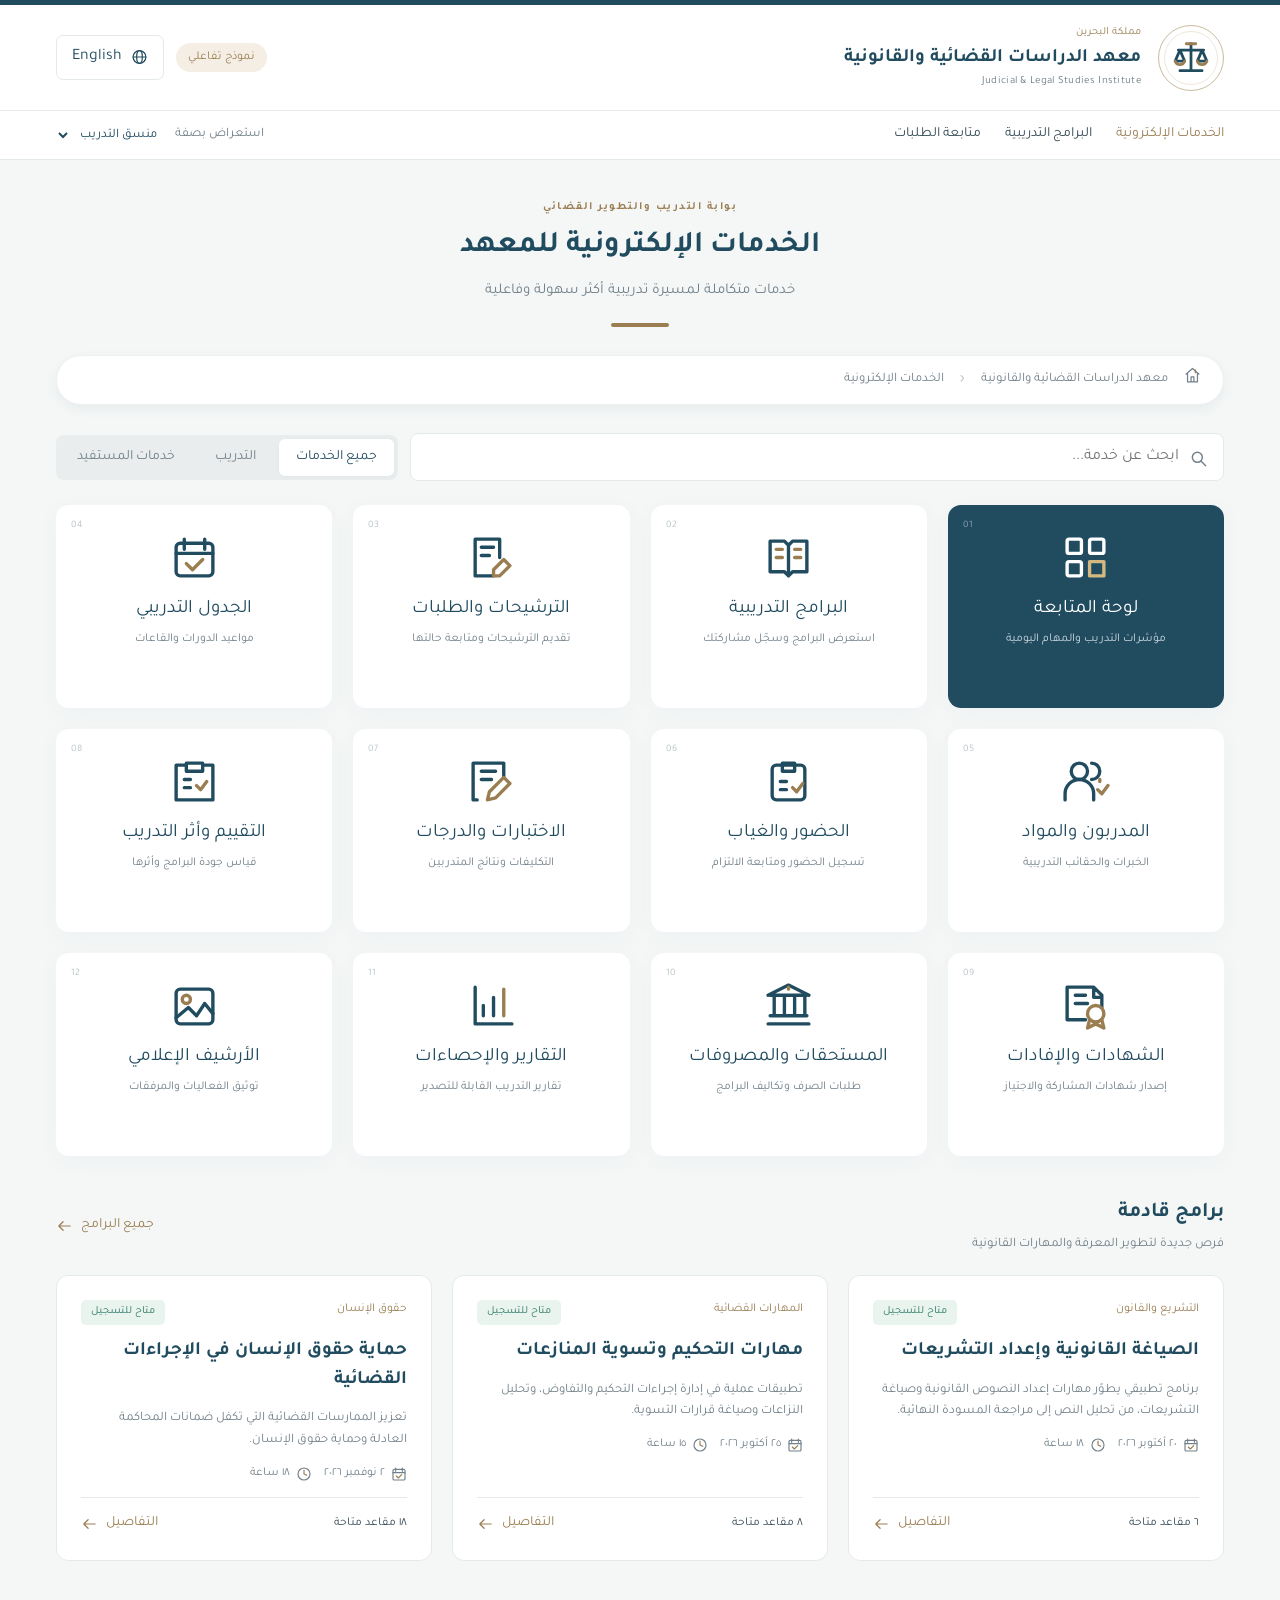
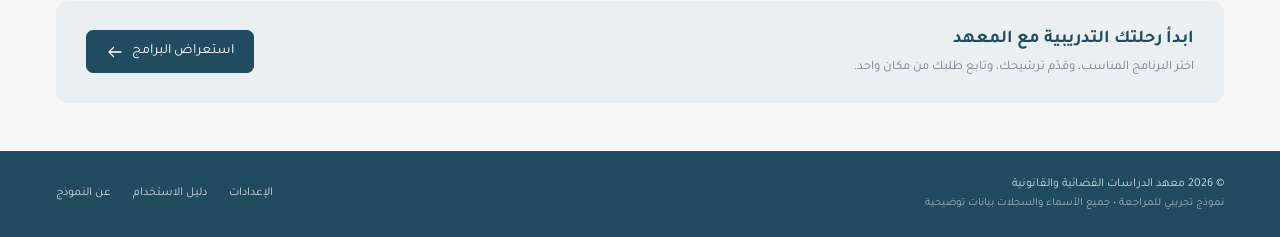
<file: index.html>
<!doctype html>
<html lang="ar" dir="rtl">
<head>
<meta charset="utf-8">
<meta name="viewport" content="width=device-width, initial-scale=1">
<meta name="theme-color" content="#214c60">
<meta name="description" content="نموذج تفاعلي لبوابة معهد الدراسات القضائية والقانونية — برامج التدريب والترشيحات والحضور والشهادات.">
<title>الخدمات الإلكترونية | معهد الدراسات القضائية والقانونية</title>
<link rel="icon" href="favicon.svg" type="image/svg+xml">
<link rel="stylesheet" href="styles.css">
<script src="data.js" defer></script>
<script src="app.js" defer></script>
</head>
<body data-page="home">
<div id="app"></div>
<div id="modal-root"></div>
<div id="toast" class="toast" role="status" aria-live="polite"></div>
<noscript>يرجى تفعيل JavaScript لاستخدام النموذج التفاعلي. Please enable JavaScript to use this prototype.</noscript>
</body>
</html>
</file>
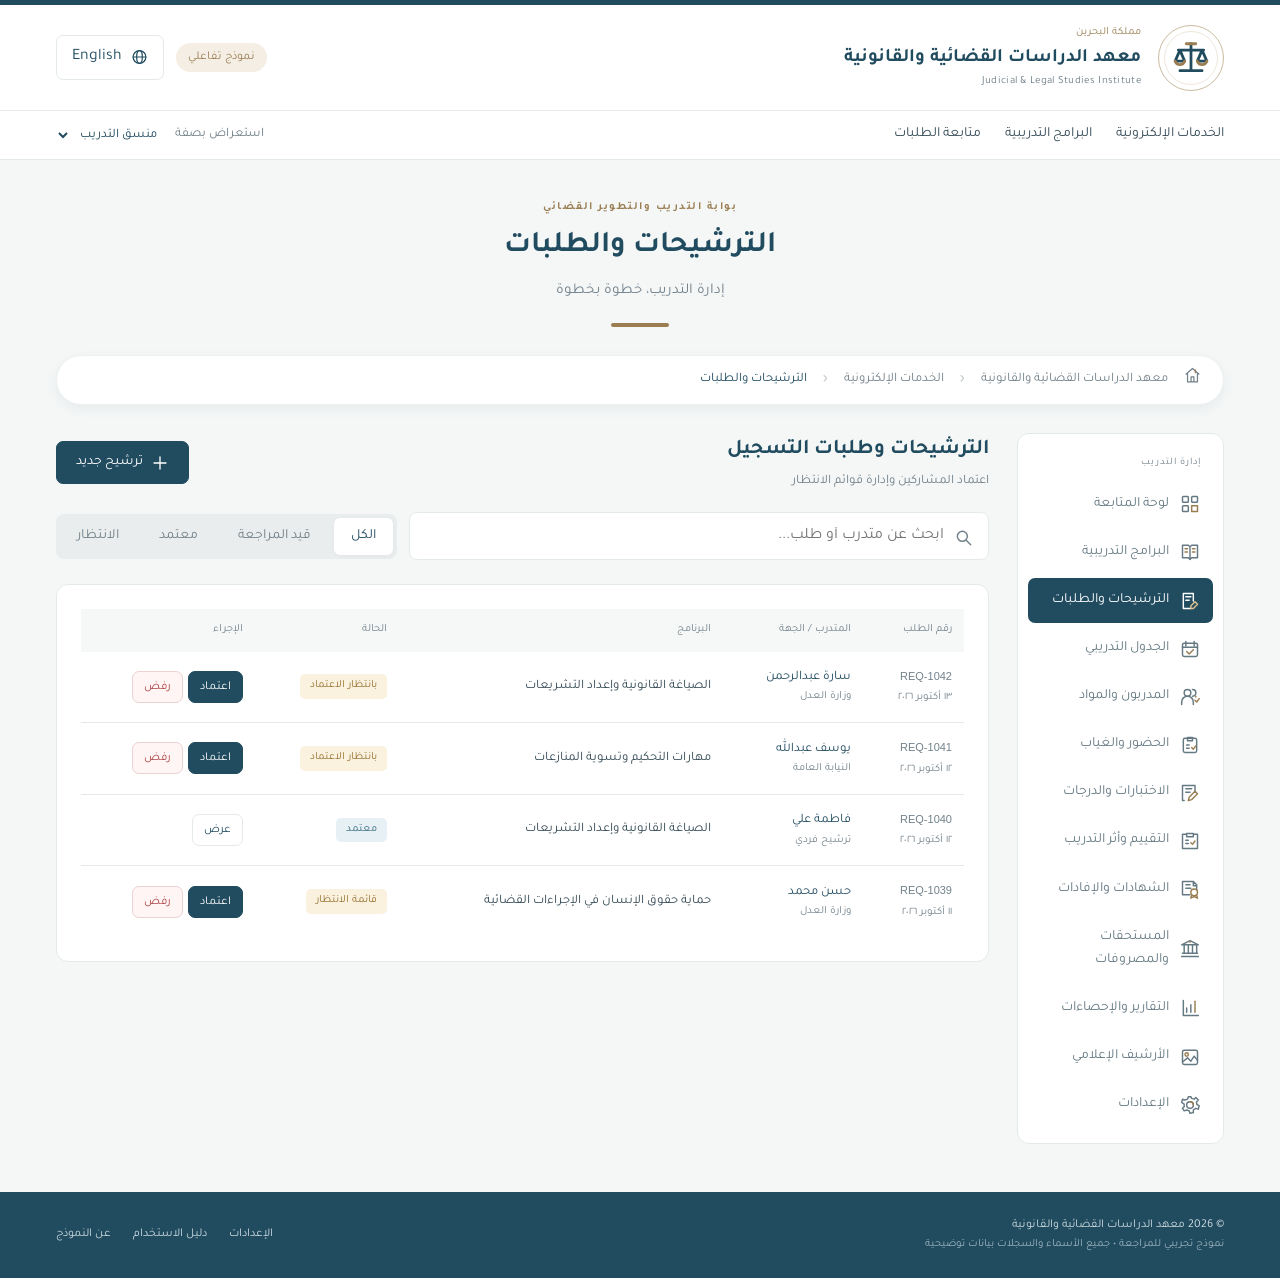
<file: applications.html>
<!doctype html>
<html lang="ar" dir="rtl">
<head>
<meta charset="utf-8">
<meta name="viewport" content="width=device-width, initial-scale=1">
<meta name="theme-color" content="#214c60">
<meta name="description" content="نموذج تفاعلي لبوابة معهد الدراسات القضائية والقانونية — برامج التدريب والترشيحات والحضور والشهادات.">
<title>الخدمات الإلكترونية | معهد الدراسات القضائية والقانونية</title>
<link rel="icon" href="favicon.svg" type="image/svg+xml">
<link rel="stylesheet" href="styles.css">
<script src="data.js" defer></script>
<script src="app.js" defer></script>
</head>
<body data-page="applications">
<div id="app"></div>
<div id="modal-root"></div>
<div id="toast" class="toast" role="status" aria-live="polite"></div>
<noscript>يرجى تفعيل JavaScript لاستخدام النموذج التفاعلي. Please enable JavaScript to use this prototype.</noscript>
</body>
</html>
</file>
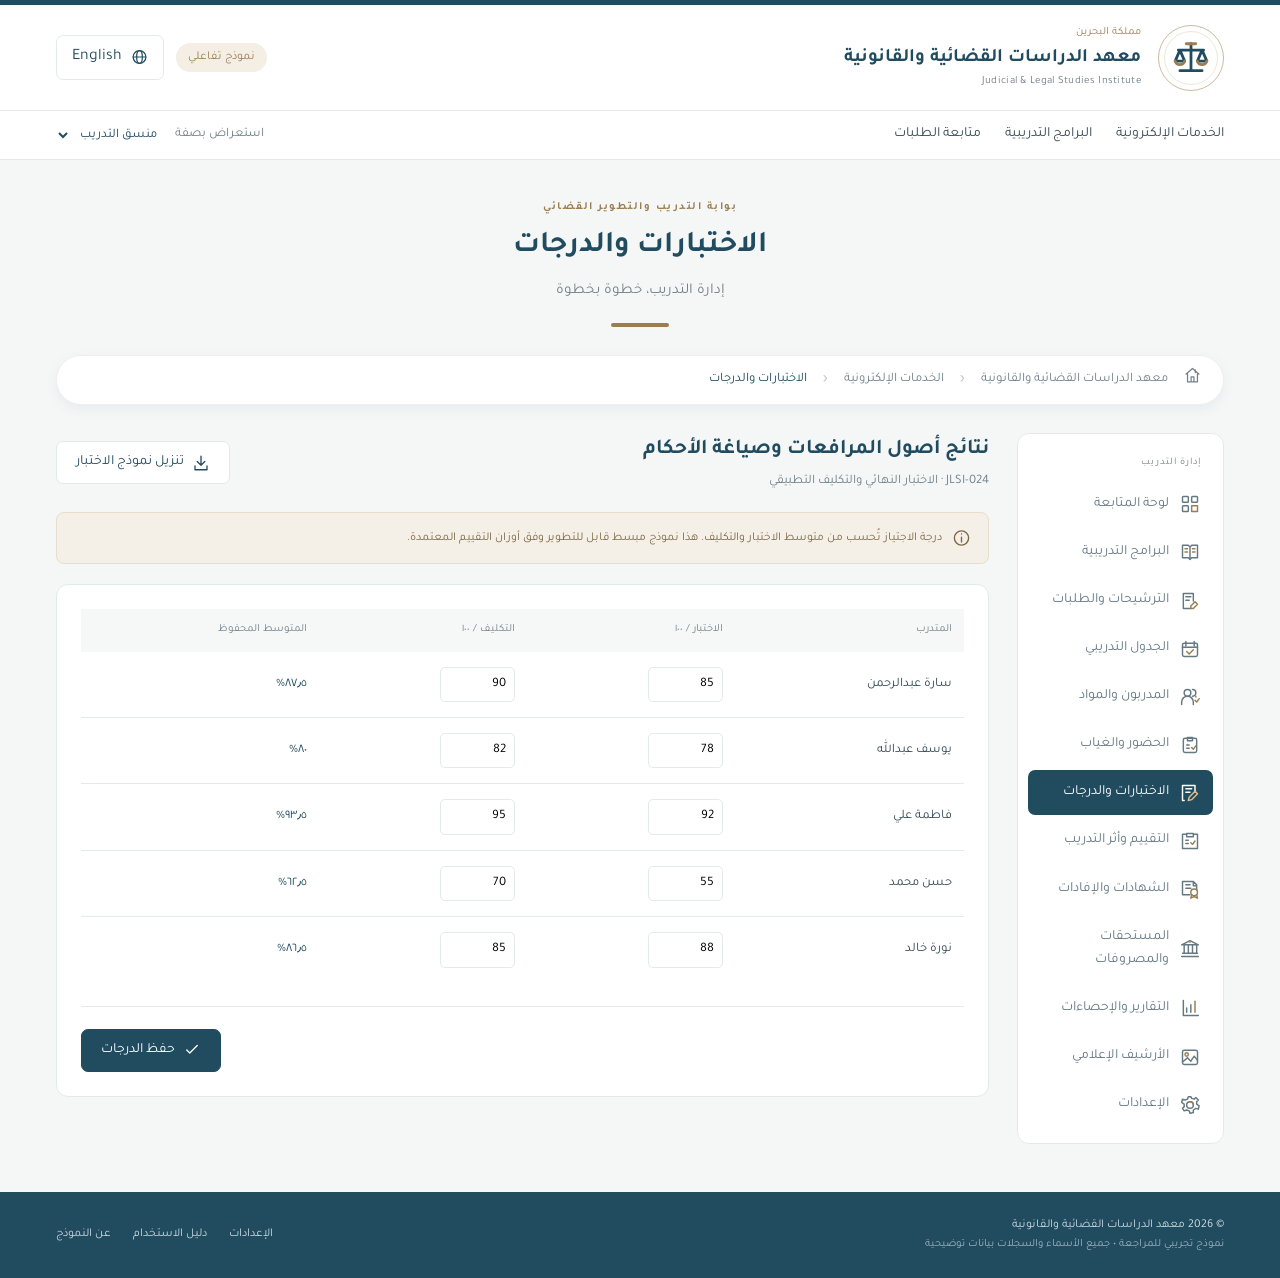
<file: assessments.html>
<!doctype html>
<html lang="ar" dir="rtl">
<head>
<meta charset="utf-8">
<meta name="viewport" content="width=device-width, initial-scale=1">
<meta name="theme-color" content="#214c60">
<meta name="description" content="نموذج تفاعلي لبوابة معهد الدراسات القضائية والقانونية — برامج التدريب والترشيحات والحضور والشهادات.">
<title>الخدمات الإلكترونية | معهد الدراسات القضائية والقانونية</title>
<link rel="icon" href="favicon.svg" type="image/svg+xml">
<link rel="stylesheet" href="styles.css">
<script src="data.js" defer></script>
<script src="app.js" defer></script>
</head>
<body data-page="assessments">
<div id="app"></div>
<div id="modal-root"></div>
<div id="toast" class="toast" role="status" aria-live="polite"></div>
<noscript>يرجى تفعيل JavaScript لاستخدام النموذج التفاعلي. Please enable JavaScript to use this prototype.</noscript>
</body>
</html>
</file>
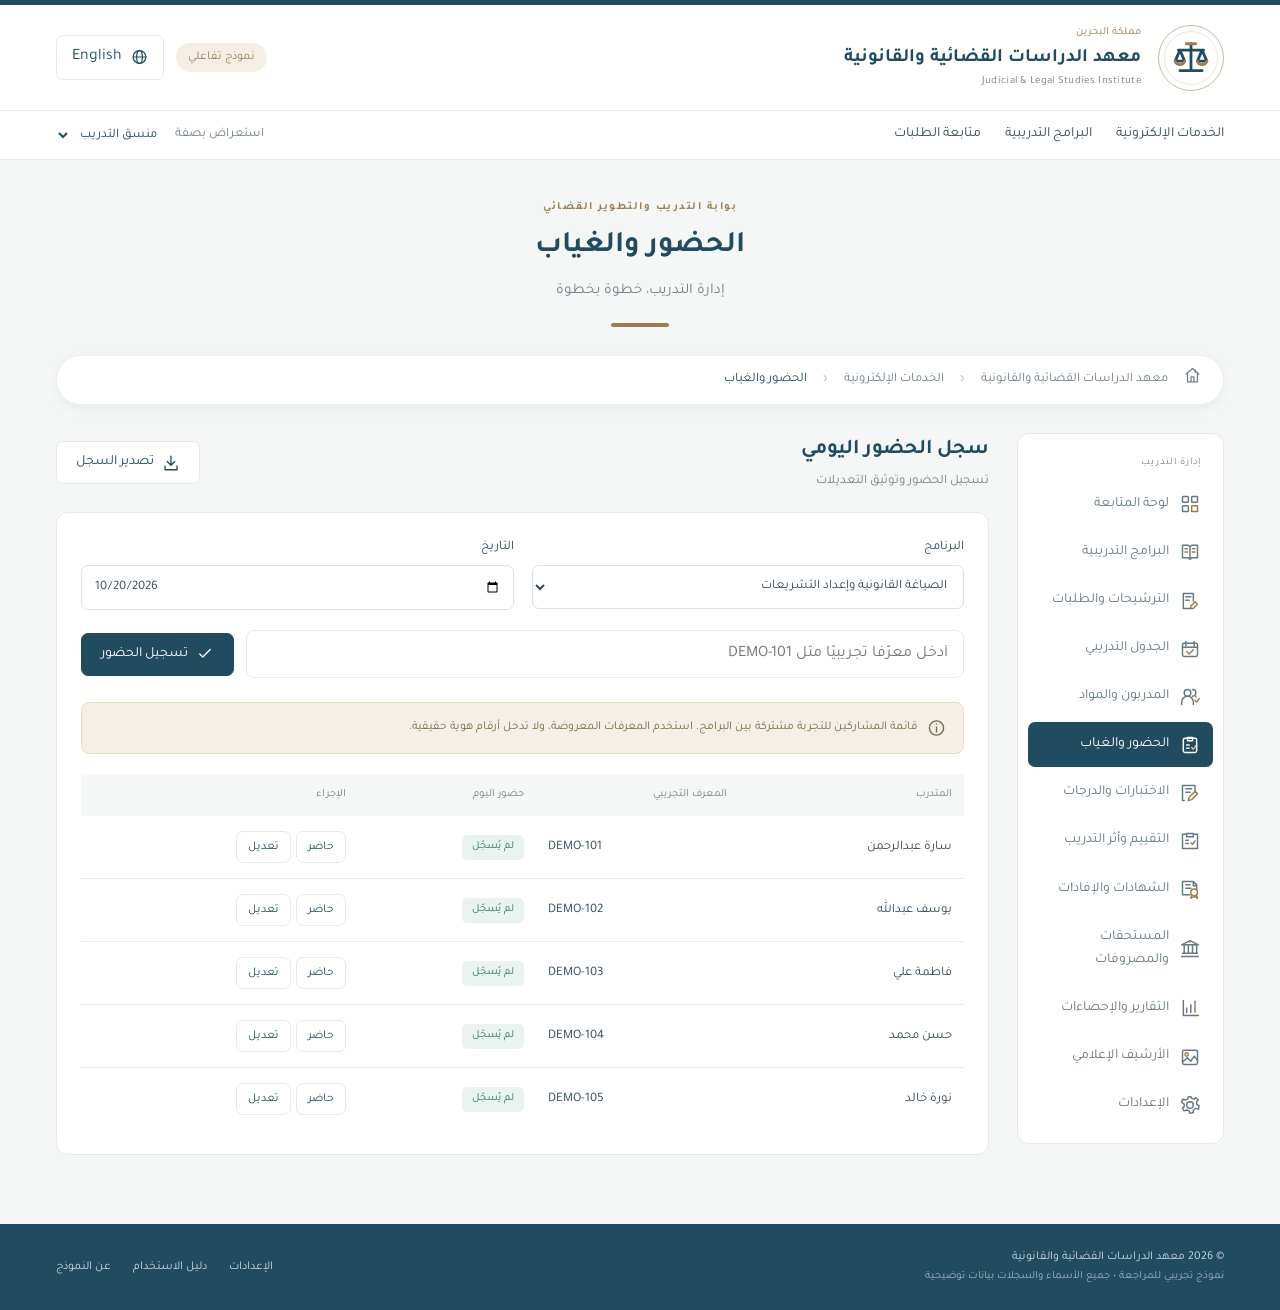
<file: attendance.html>
<!doctype html>
<html lang="ar" dir="rtl">
<head>
<meta charset="utf-8">
<meta name="viewport" content="width=device-width, initial-scale=1">
<meta name="theme-color" content="#214c60">
<meta name="description" content="نموذج تفاعلي لبوابة معهد الدراسات القضائية والقانونية — برامج التدريب والترشيحات والحضور والشهادات.">
<title>الخدمات الإلكترونية | معهد الدراسات القضائية والقانونية</title>
<link rel="icon" href="favicon.svg" type="image/svg+xml">
<link rel="stylesheet" href="styles.css">
<script src="data.js" defer></script>
<script src="app.js" defer></script>
</head>
<body data-page="attendance">
<div id="app"></div>
<div id="modal-root"></div>
<div id="toast" class="toast" role="status" aria-live="polite"></div>
<noscript>يرجى تفعيل JavaScript لاستخدام النموذج التفاعلي. Please enable JavaScript to use this prototype.</noscript>
</body>
</html>
</file>
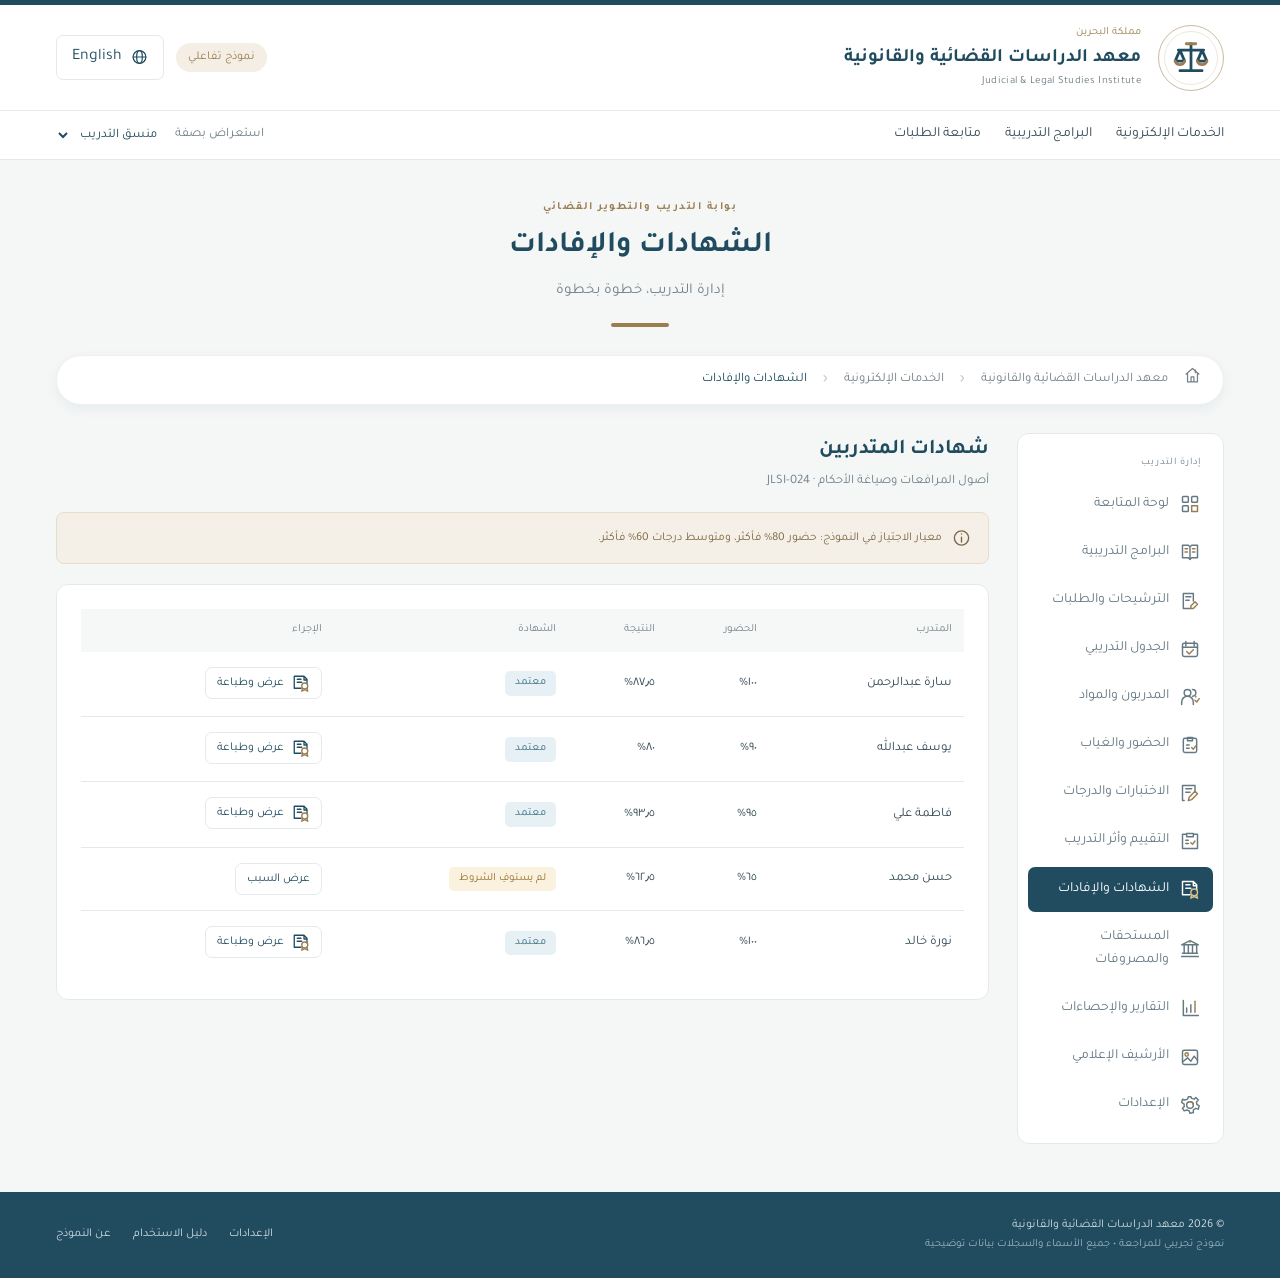
<file: certificates.html>
<!doctype html>
<html lang="ar" dir="rtl">
<head>
<meta charset="utf-8">
<meta name="viewport" content="width=device-width, initial-scale=1">
<meta name="theme-color" content="#214c60">
<meta name="description" content="نموذج تفاعلي لبوابة معهد الدراسات القضائية والقانونية — برامج التدريب والترشيحات والحضور والشهادات.">
<title>الخدمات الإلكترونية | معهد الدراسات القضائية والقانونية</title>
<link rel="icon" href="favicon.svg" type="image/svg+xml">
<link rel="stylesheet" href="styles.css">
<script src="data.js" defer></script>
<script src="app.js" defer></script>
</head>
<body data-page="certificates">
<div id="app"></div>
<div id="modal-root"></div>
<div id="toast" class="toast" role="status" aria-live="polite"></div>
<noscript>يرجى تفعيل JavaScript لاستخدام النموذج التفاعلي. Please enable JavaScript to use this prototype.</noscript>
</body>
</html>
</file>
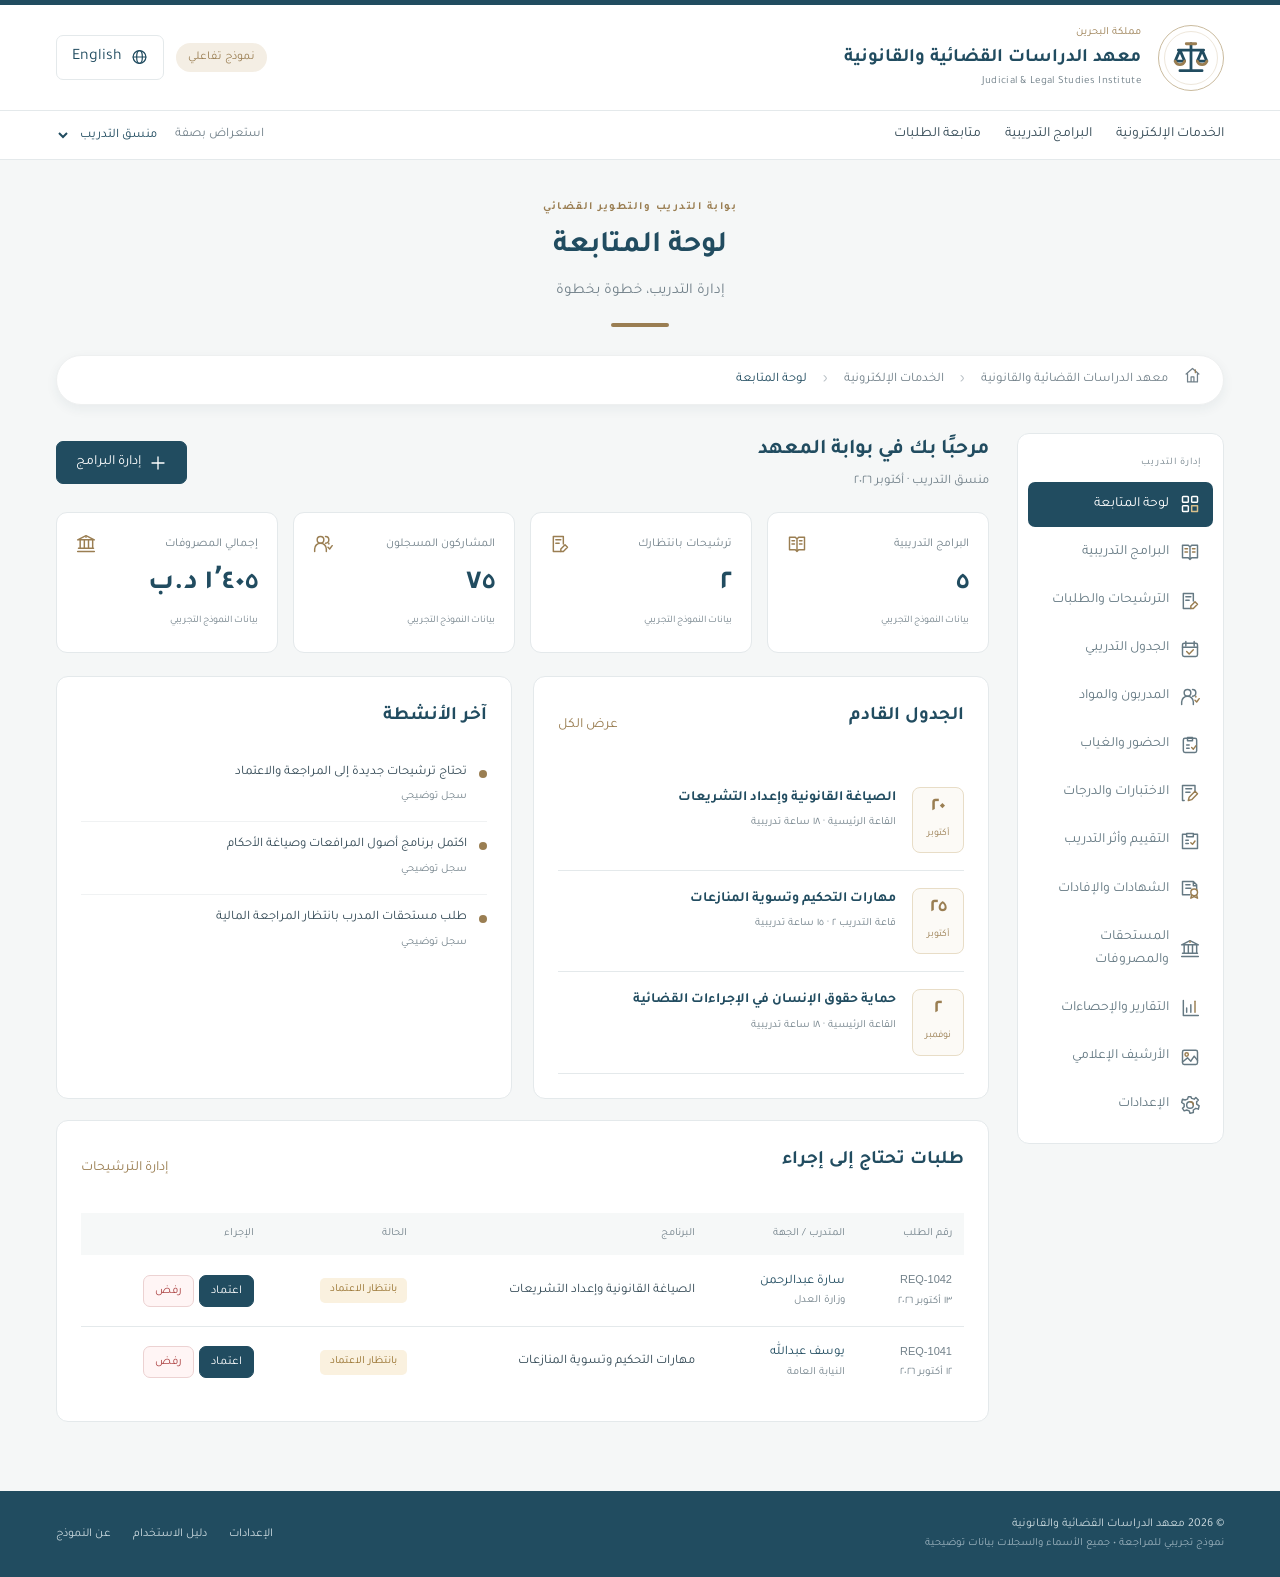
<file: dashboard.html>
<!doctype html>
<html lang="ar" dir="rtl">
<head>
<meta charset="utf-8">
<meta name="viewport" content="width=device-width, initial-scale=1">
<meta name="theme-color" content="#214c60">
<meta name="description" content="نموذج تفاعلي لبوابة معهد الدراسات القضائية والقانونية — برامج التدريب والترشيحات والحضور والشهادات.">
<title>الخدمات الإلكترونية | معهد الدراسات القضائية والقانونية</title>
<link rel="icon" href="favicon.svg" type="image/svg+xml">
<link rel="stylesheet" href="styles.css">
<script src="data.js" defer></script>
<script src="app.js" defer></script>
</head>
<body data-page="dashboard">
<div id="app"></div>
<div id="modal-root"></div>
<div id="toast" class="toast" role="status" aria-live="polite"></div>
<noscript>يرجى تفعيل JavaScript لاستخدام النموذج التفاعلي. Please enable JavaScript to use this prototype.</noscript>
</body>
</html>
</file>
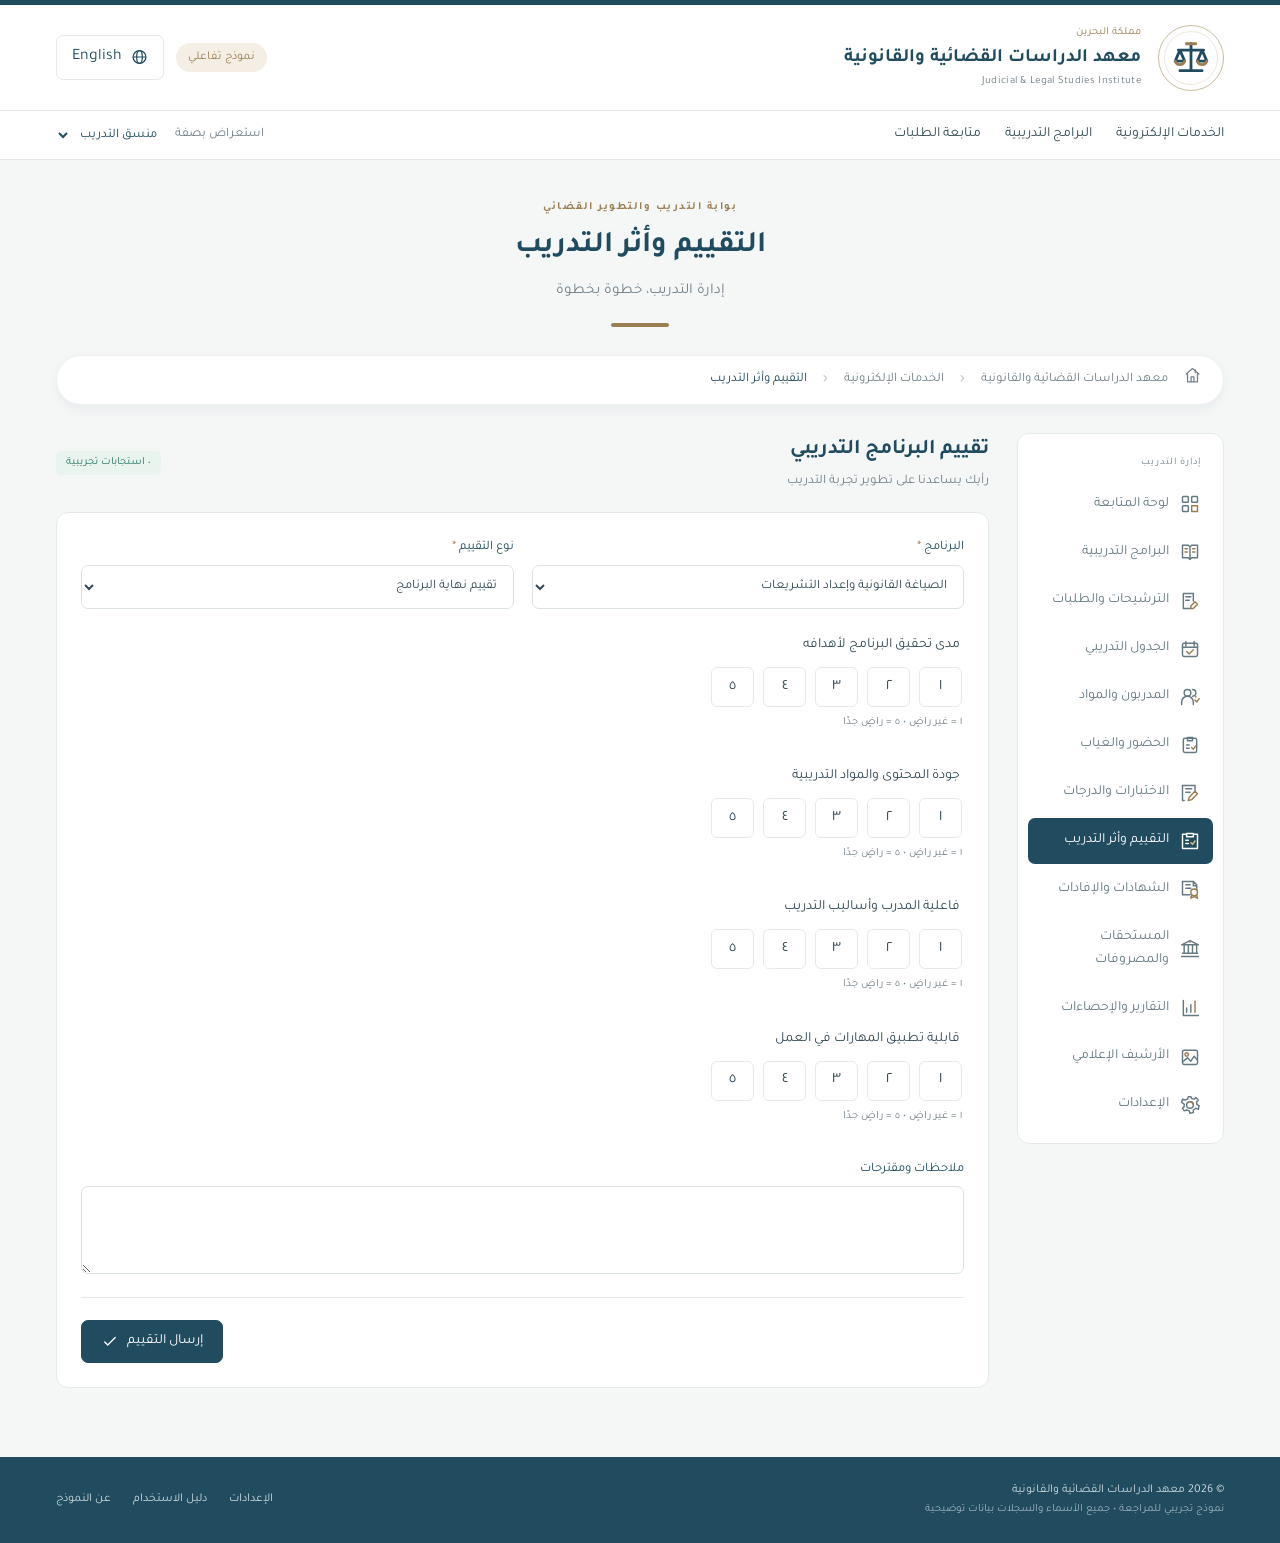
<file: evaluations.html>
<!doctype html>
<html lang="ar" dir="rtl">
<head>
<meta charset="utf-8">
<meta name="viewport" content="width=device-width, initial-scale=1">
<meta name="theme-color" content="#214c60">
<meta name="description" content="نموذج تفاعلي لبوابة معهد الدراسات القضائية والقانونية — برامج التدريب والترشيحات والحضور والشهادات.">
<title>الخدمات الإلكترونية | معهد الدراسات القضائية والقانونية</title>
<link rel="icon" href="favicon.svg" type="image/svg+xml">
<link rel="stylesheet" href="styles.css">
<script src="data.js" defer></script>
<script src="app.js" defer></script>
</head>
<body data-page="evaluations">
<div id="app"></div>
<div id="modal-root"></div>
<div id="toast" class="toast" role="status" aria-live="polite"></div>
<noscript>يرجى تفعيل JavaScript لاستخدام النموذج التفاعلي. Please enable JavaScript to use this prototype.</noscript>
</body>
</html>
</file>
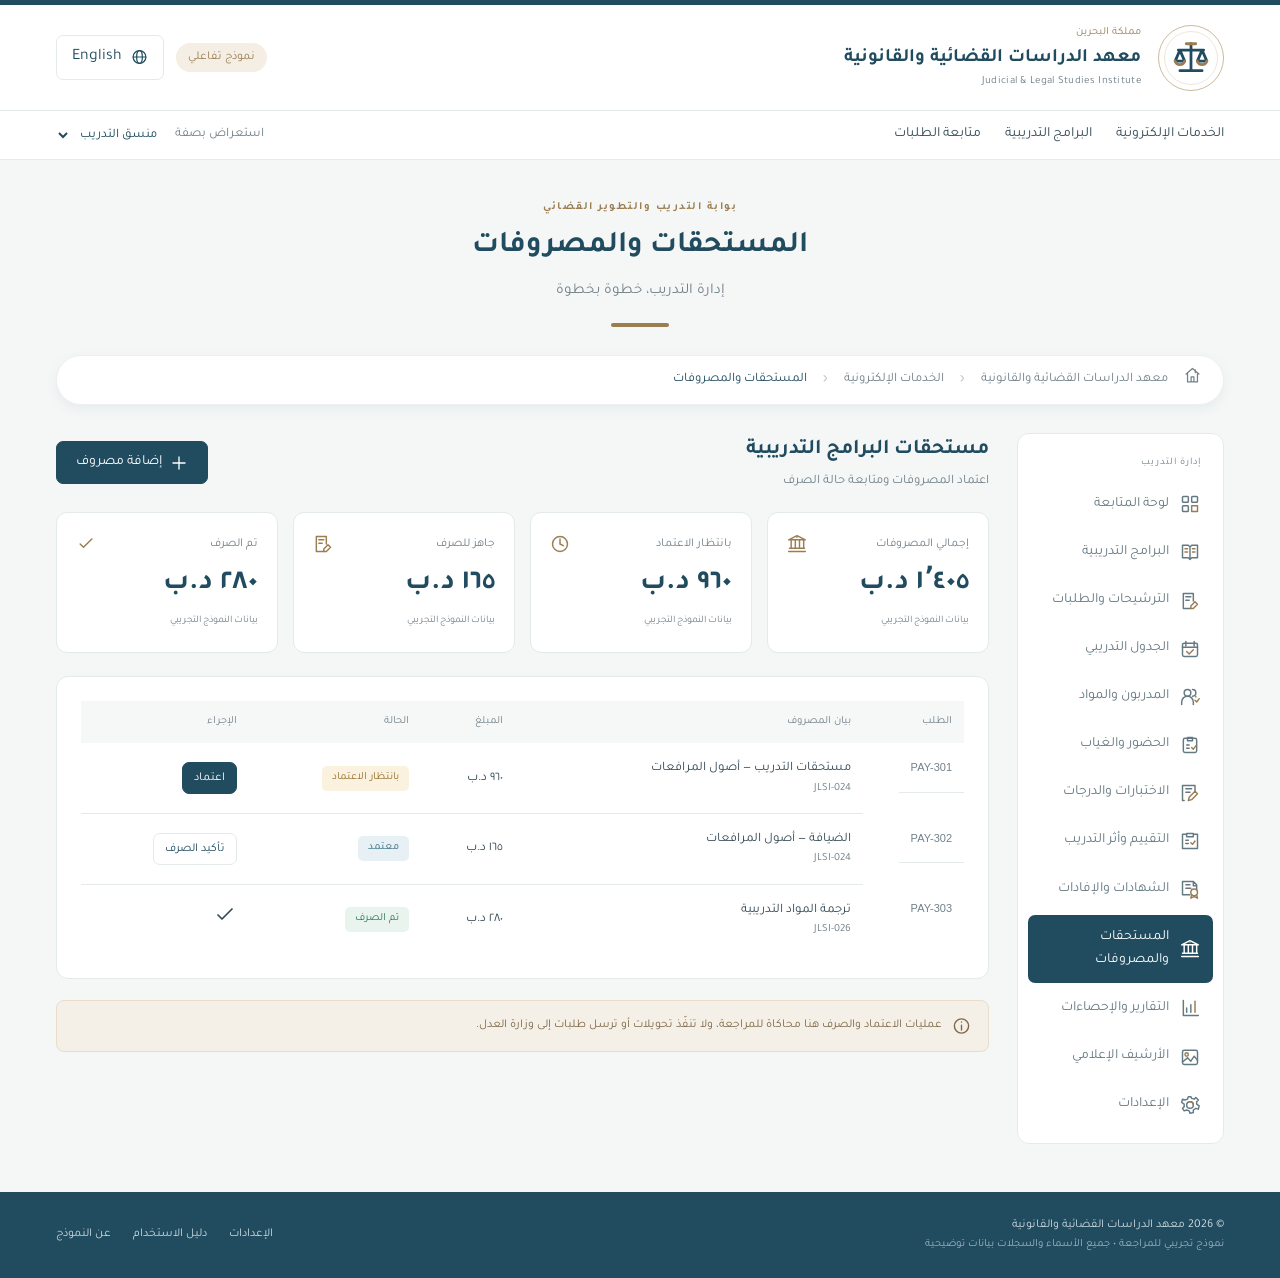
<file: finance.html>
<!doctype html>
<html lang="ar" dir="rtl">
<head>
<meta charset="utf-8">
<meta name="viewport" content="width=device-width, initial-scale=1">
<meta name="theme-color" content="#214c60">
<meta name="description" content="نموذج تفاعلي لبوابة معهد الدراسات القضائية والقانونية — برامج التدريب والترشيحات والحضور والشهادات.">
<title>الخدمات الإلكترونية | معهد الدراسات القضائية والقانونية</title>
<link rel="icon" href="favicon.svg" type="image/svg+xml">
<link rel="stylesheet" href="styles.css">
<script src="data.js" defer></script>
<script src="app.js" defer></script>
</head>
<body data-page="finance">
<div id="app"></div>
<div id="modal-root"></div>
<div id="toast" class="toast" role="status" aria-live="polite"></div>
<noscript>يرجى تفعيل JavaScript لاستخدام النموذج التفاعلي. Please enable JavaScript to use this prototype.</noscript>
</body>
</html>
</file>
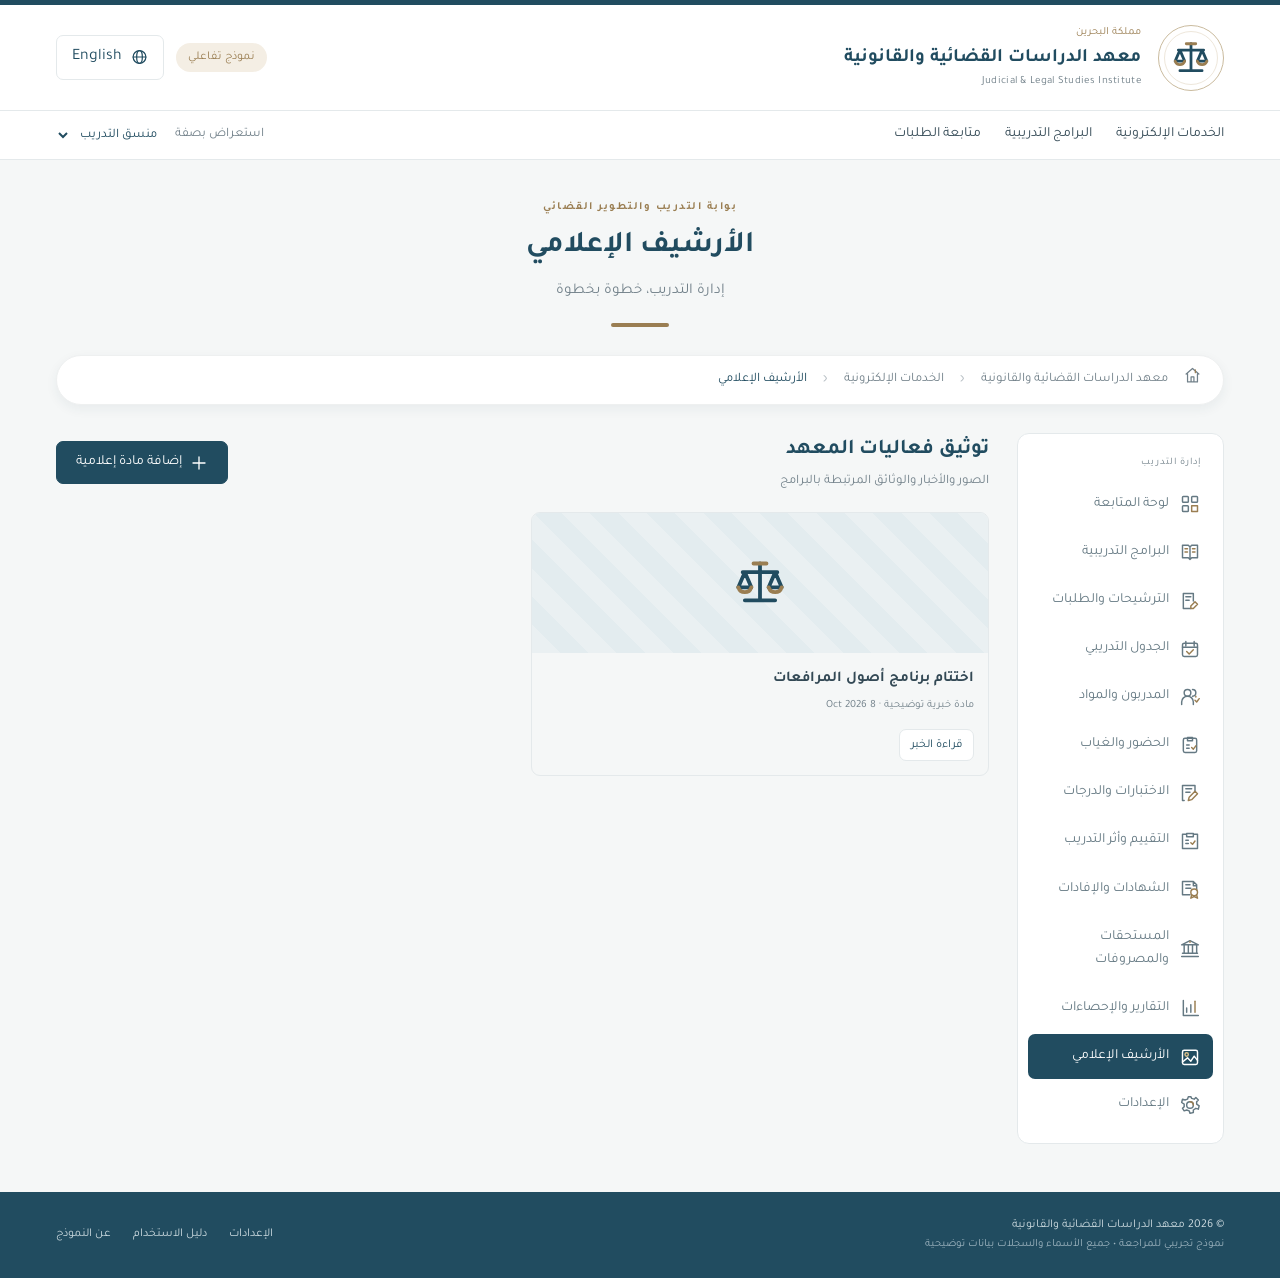
<file: media.html>
<!doctype html>
<html lang="ar" dir="rtl">
<head>
<meta charset="utf-8">
<meta name="viewport" content="width=device-width, initial-scale=1">
<meta name="theme-color" content="#214c60">
<meta name="description" content="نموذج تفاعلي لبوابة معهد الدراسات القضائية والقانونية — برامج التدريب والترشيحات والحضور والشهادات.">
<title>الخدمات الإلكترونية | معهد الدراسات القضائية والقانونية</title>
<link rel="icon" href="favicon.svg" type="image/svg+xml">
<link rel="stylesheet" href="styles.css">
<script src="data.js" defer></script>
<script src="app.js" defer></script>
</head>
<body data-page="media">
<div id="app"></div>
<div id="modal-root"></div>
<div id="toast" class="toast" role="status" aria-live="polite"></div>
<noscript>يرجى تفعيل JavaScript لاستخدام النموذج التفاعلي. Please enable JavaScript to use this prototype.</noscript>
</body>
</html>
</file>
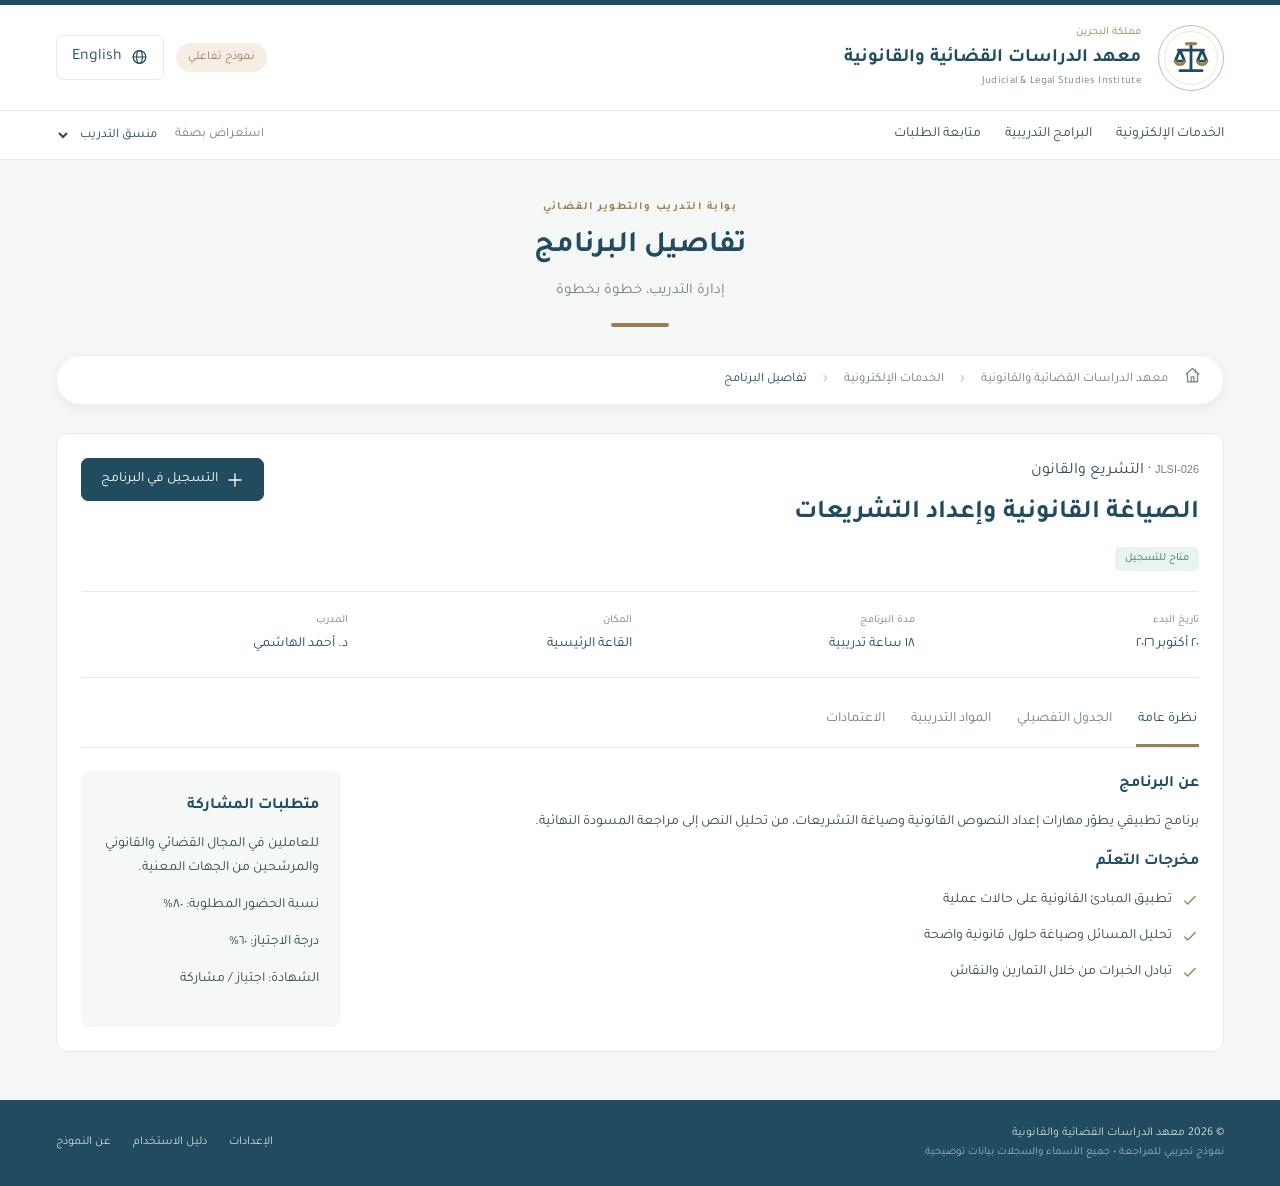
<file: program.html>
<!doctype html>
<html lang="ar" dir="rtl">
<head>
<meta charset="utf-8">
<meta name="viewport" content="width=device-width, initial-scale=1">
<meta name="theme-color" content="#214c60">
<meta name="description" content="نموذج تفاعلي لبوابة معهد الدراسات القضائية والقانونية — برامج التدريب والترشيحات والحضور والشهادات.">
<title>الخدمات الإلكترونية | معهد الدراسات القضائية والقانونية</title>
<link rel="icon" href="favicon.svg" type="image/svg+xml">
<link rel="stylesheet" href="styles.css">
<script src="data.js" defer></script>
<script src="app.js" defer></script>
</head>
<body data-page="program">
<div id="app"></div>
<div id="modal-root"></div>
<div id="toast" class="toast" role="status" aria-live="polite"></div>
<noscript>يرجى تفعيل JavaScript لاستخدام النموذج التفاعلي. Please enable JavaScript to use this prototype.</noscript>
</body>
</html>
</file>
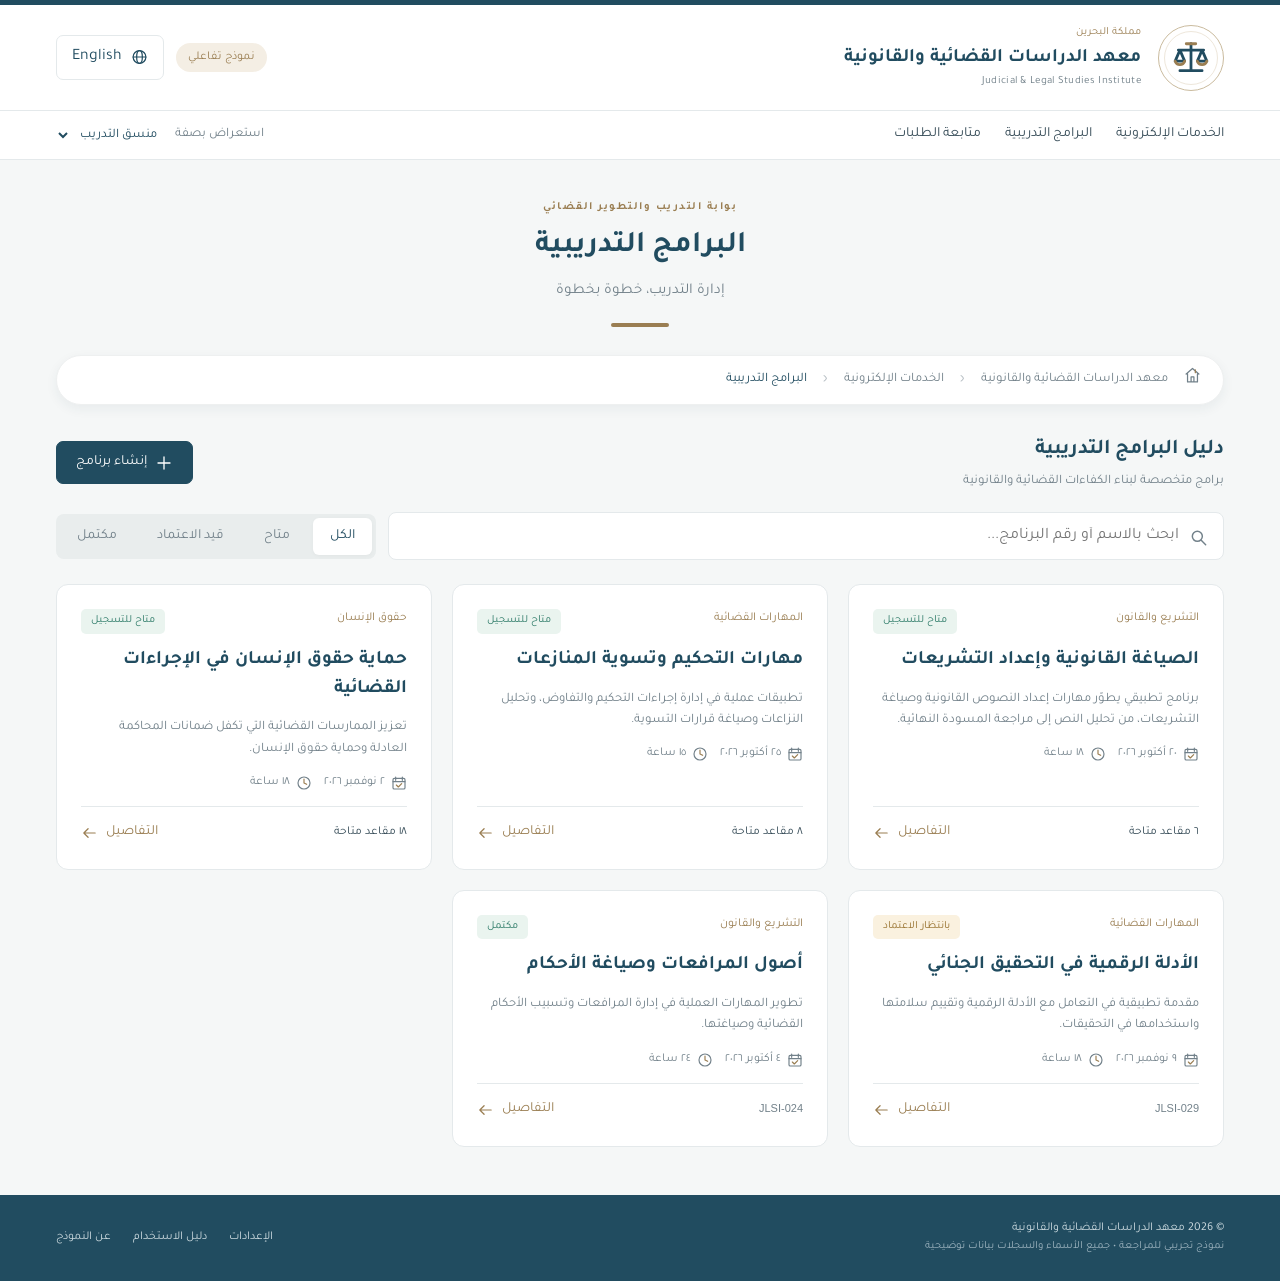
<file: programs.html>
<!doctype html>
<html lang="ar" dir="rtl">
<head>
<meta charset="utf-8">
<meta name="viewport" content="width=device-width, initial-scale=1">
<meta name="theme-color" content="#214c60">
<meta name="description" content="نموذج تفاعلي لبوابة معهد الدراسات القضائية والقانونية — برامج التدريب والترشيحات والحضور والشهادات.">
<title>الخدمات الإلكترونية | معهد الدراسات القضائية والقانونية</title>
<link rel="icon" href="favicon.svg" type="image/svg+xml">
<link rel="stylesheet" href="styles.css">
<script src="data.js" defer></script>
<script src="app.js" defer></script>
</head>
<body data-page="programs">
<div id="app"></div>
<div id="modal-root"></div>
<div id="toast" class="toast" role="status" aria-live="polite"></div>
<noscript>يرجى تفعيل JavaScript لاستخدام النموذج التفاعلي. Please enable JavaScript to use this prototype.</noscript>
</body>
</html>
</file>
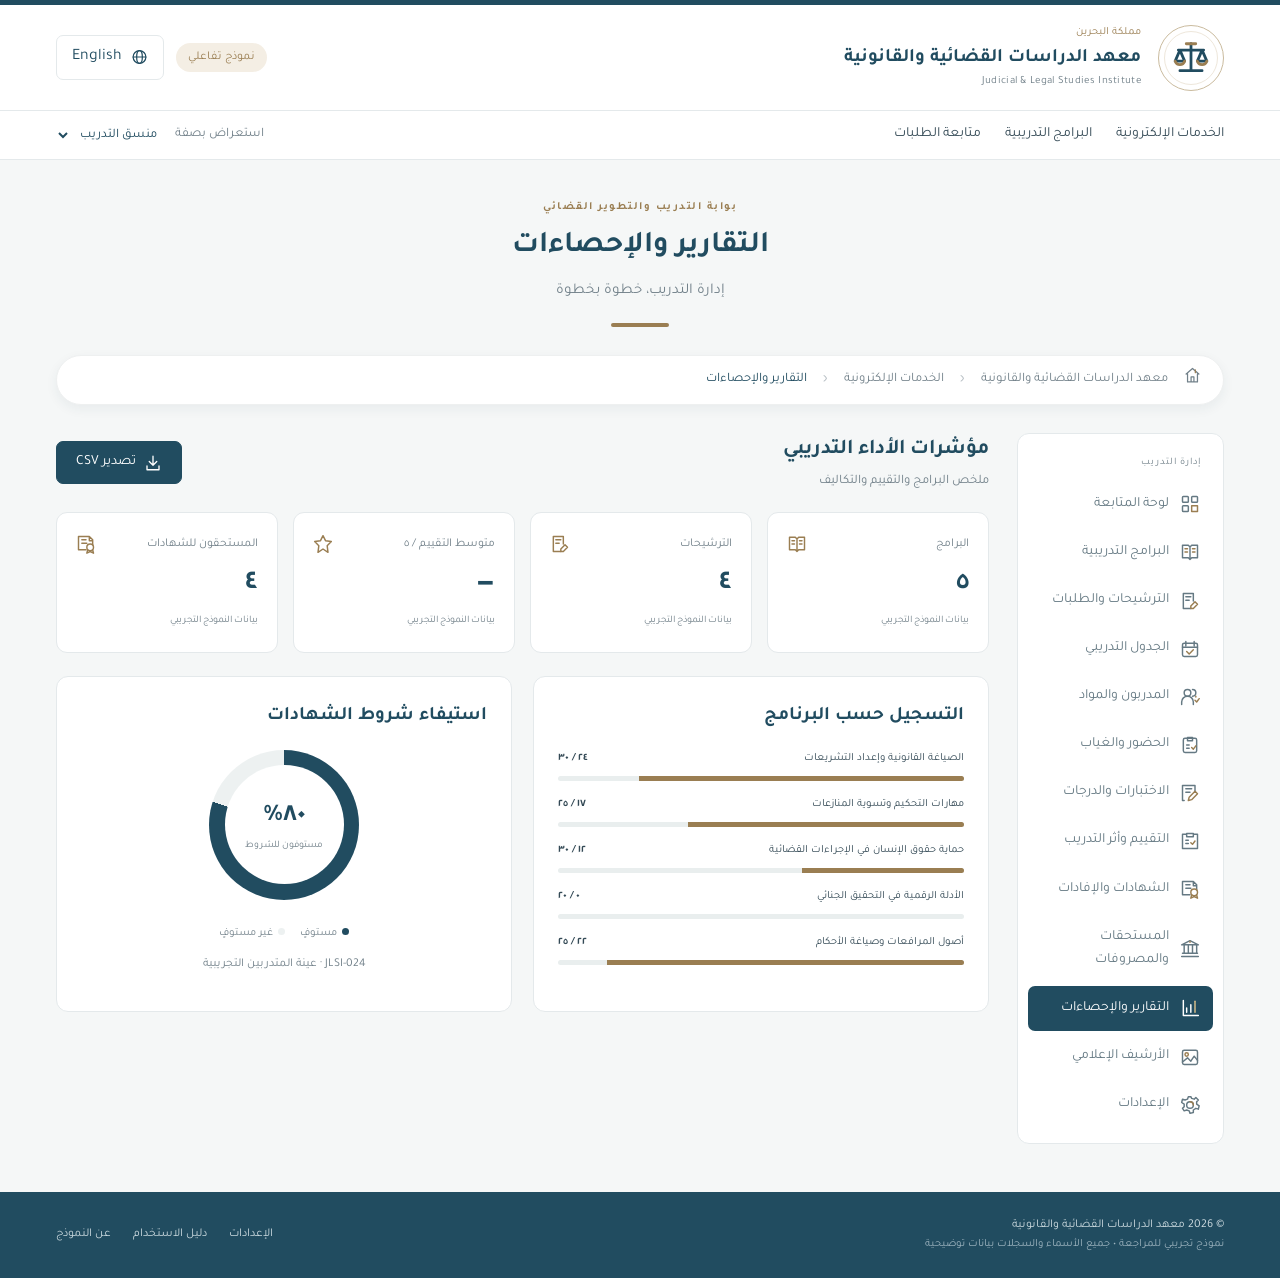
<file: reports.html>
<!doctype html>
<html lang="ar" dir="rtl">
<head>
<meta charset="utf-8">
<meta name="viewport" content="width=device-width, initial-scale=1">
<meta name="theme-color" content="#214c60">
<meta name="description" content="نموذج تفاعلي لبوابة معهد الدراسات القضائية والقانونية — برامج التدريب والترشيحات والحضور والشهادات.">
<title>الخدمات الإلكترونية | معهد الدراسات القضائية والقانونية</title>
<link rel="icon" href="favicon.svg" type="image/svg+xml">
<link rel="stylesheet" href="styles.css">
<script src="data.js" defer></script>
<script src="app.js" defer></script>
</head>
<body data-page="reports">
<div id="app"></div>
<div id="modal-root"></div>
<div id="toast" class="toast" role="status" aria-live="polite"></div>
<noscript>يرجى تفعيل JavaScript لاستخدام النموذج التفاعلي. Please enable JavaScript to use this prototype.</noscript>
</body>
</html>
</file>
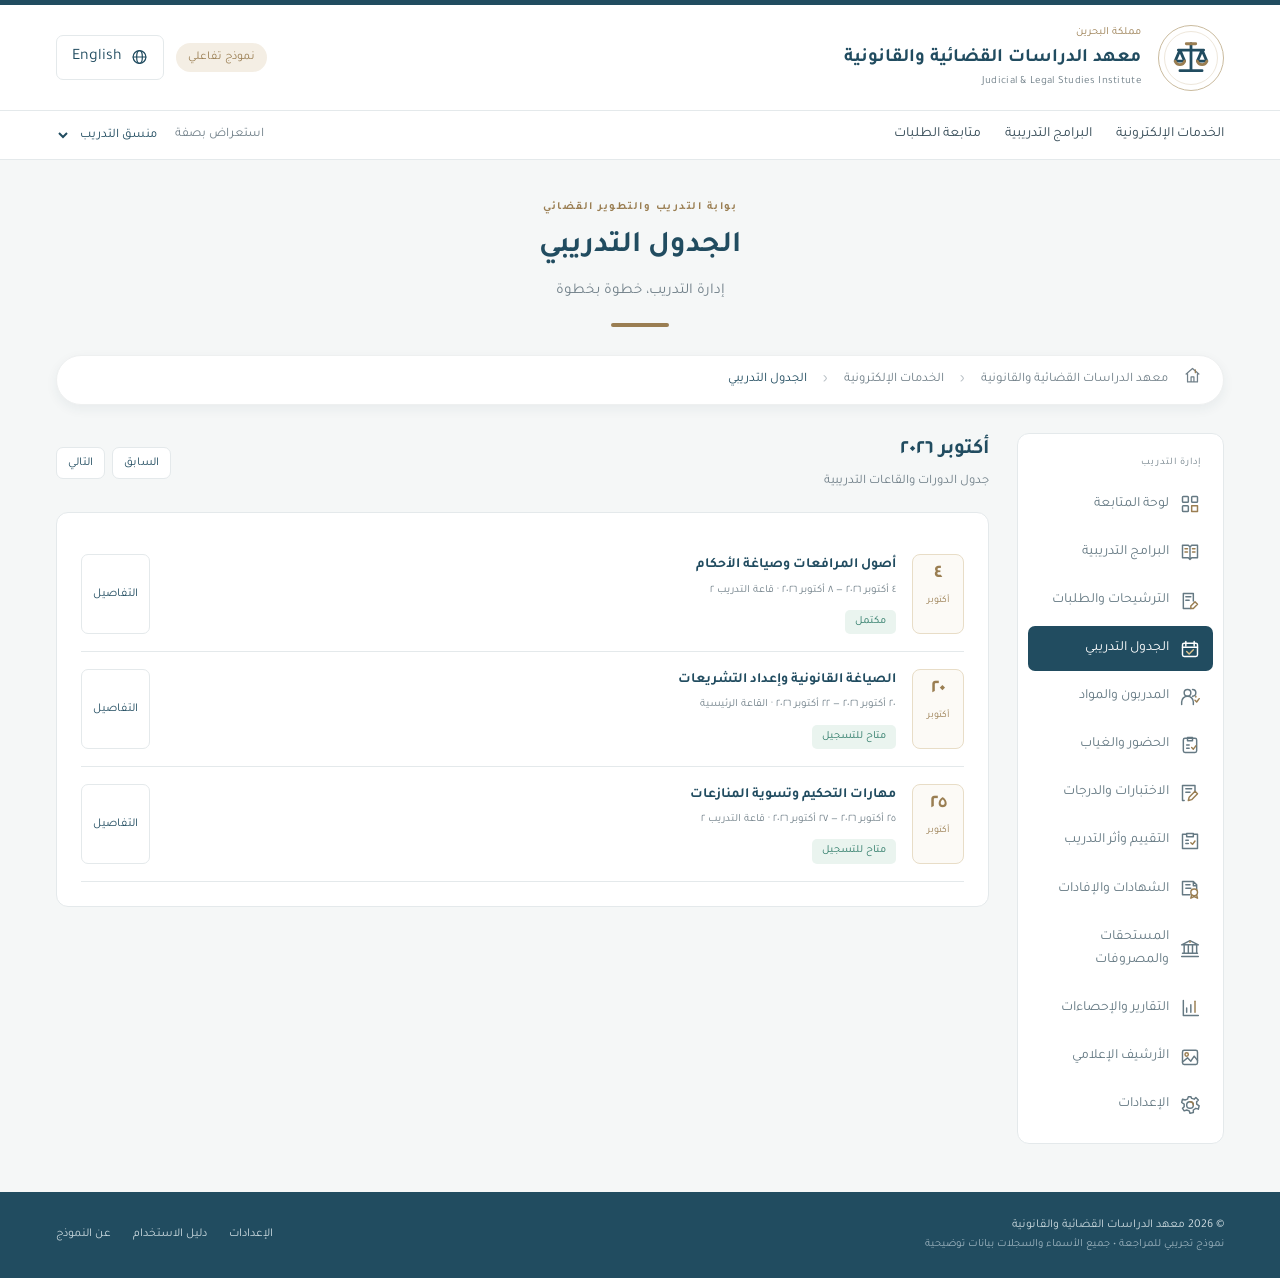
<file: schedule.html>
<!doctype html>
<html lang="ar" dir="rtl">
<head>
<meta charset="utf-8">
<meta name="viewport" content="width=device-width, initial-scale=1">
<meta name="theme-color" content="#214c60">
<meta name="description" content="نموذج تفاعلي لبوابة معهد الدراسات القضائية والقانونية — برامج التدريب والترشيحات والحضور والشهادات.">
<title>الخدمات الإلكترونية | معهد الدراسات القضائية والقانونية</title>
<link rel="icon" href="favicon.svg" type="image/svg+xml">
<link rel="stylesheet" href="styles.css">
<script src="data.js" defer></script>
<script src="app.js" defer></script>
</head>
<body data-page="schedule">
<div id="app"></div>
<div id="modal-root"></div>
<div id="toast" class="toast" role="status" aria-live="polite"></div>
<noscript>يرجى تفعيل JavaScript لاستخدام النموذج التفاعلي. Please enable JavaScript to use this prototype.</noscript>
</body>
</html>
</file>
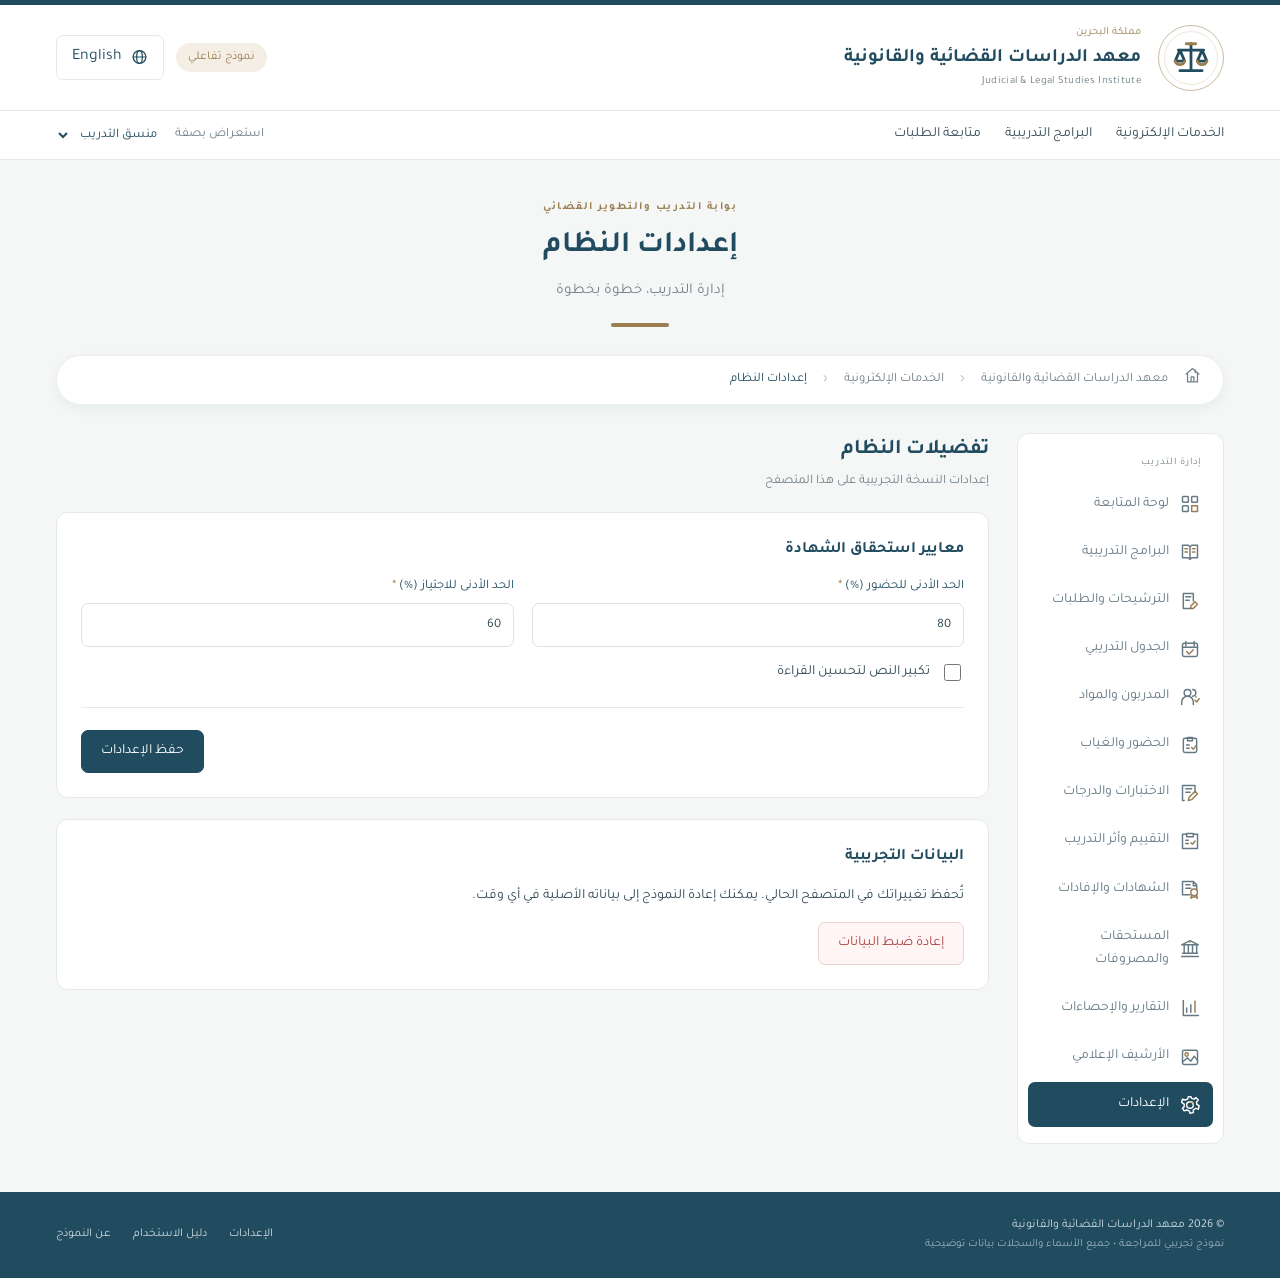
<file: settings.html>
<!doctype html>
<html lang="ar" dir="rtl">
<head>
<meta charset="utf-8">
<meta name="viewport" content="width=device-width, initial-scale=1">
<meta name="theme-color" content="#214c60">
<meta name="description" content="نموذج تفاعلي لبوابة معهد الدراسات القضائية والقانونية — برامج التدريب والترشيحات والحضور والشهادات.">
<title>الخدمات الإلكترونية | معهد الدراسات القضائية والقانونية</title>
<link rel="icon" href="favicon.svg" type="image/svg+xml">
<link rel="stylesheet" href="styles.css">
<script src="data.js" defer></script>
<script src="app.js" defer></script>
</head>
<body data-page="settings">
<div id="app"></div>
<div id="modal-root"></div>
<div id="toast" class="toast" role="status" aria-live="polite"></div>
<noscript>يرجى تفعيل JavaScript لاستخدام النموذج التفاعلي. Please enable JavaScript to use this prototype.</noscript>
</body>
</html>
</file>
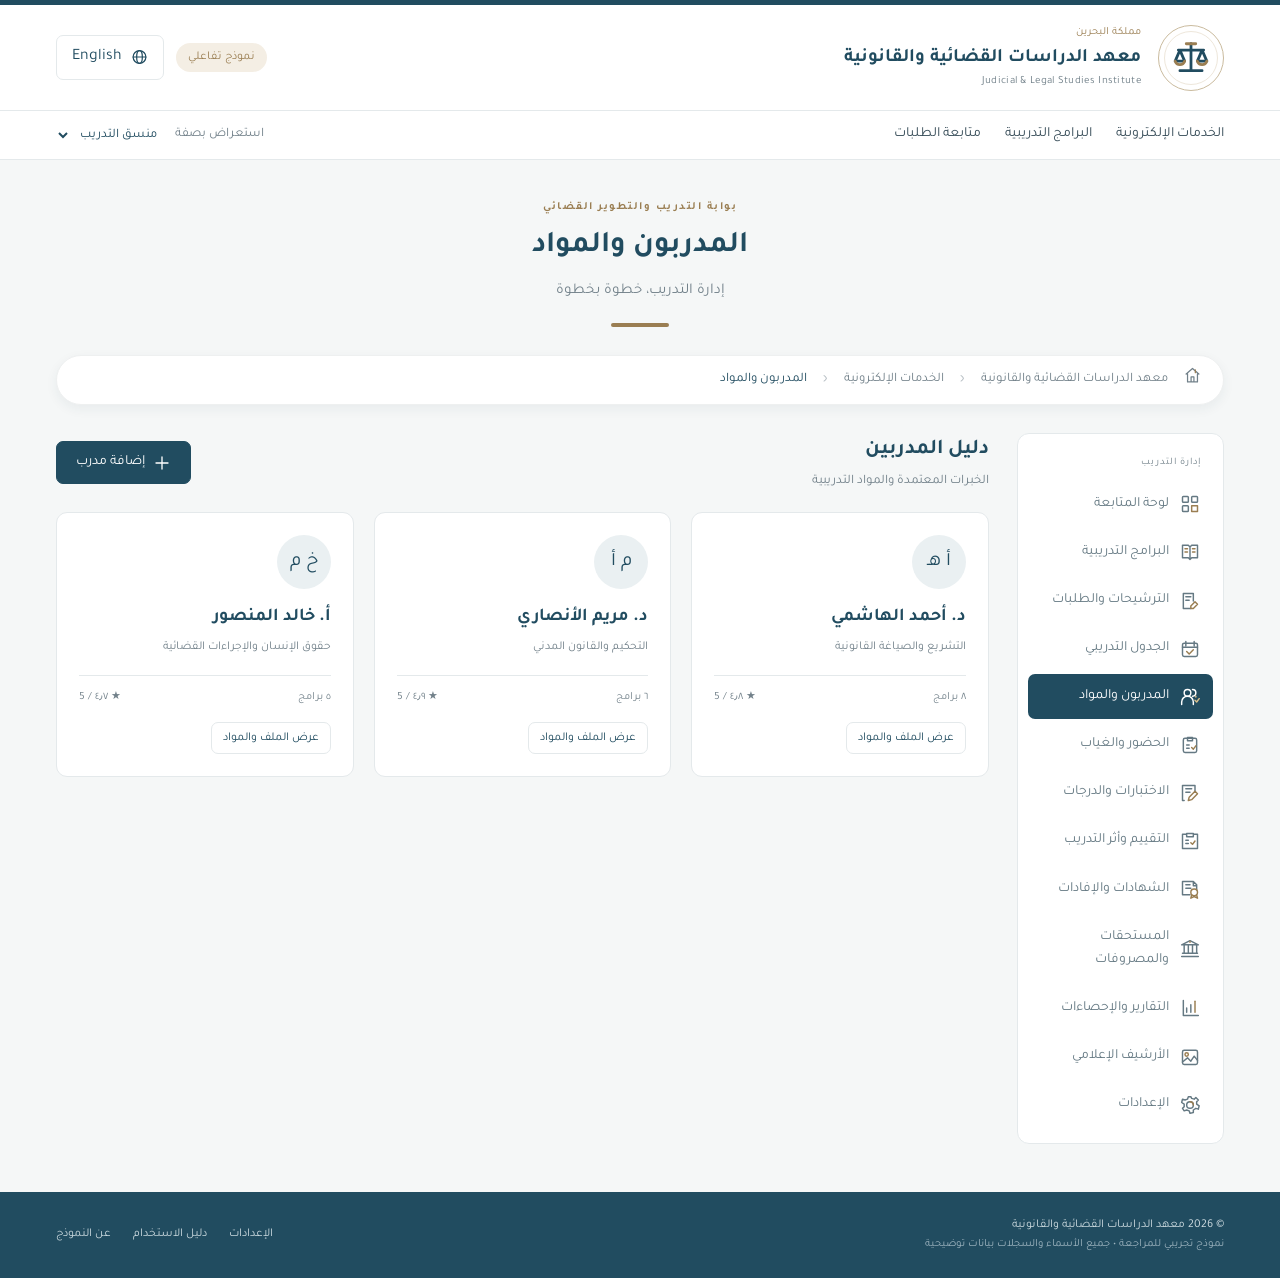
<file: trainers.html>
<!doctype html>
<html lang="ar" dir="rtl">
<head>
<meta charset="utf-8">
<meta name="viewport" content="width=device-width, initial-scale=1">
<meta name="theme-color" content="#214c60">
<meta name="description" content="نموذج تفاعلي لبوابة معهد الدراسات القضائية والقانونية — برامج التدريب والترشيحات والحضور والشهادات.">
<title>الخدمات الإلكترونية | معهد الدراسات القضائية والقانونية</title>
<link rel="icon" href="favicon.svg" type="image/svg+xml">
<link rel="stylesheet" href="styles.css">
<script src="data.js" defer></script>
<script src="app.js" defer></script>
</head>
<body data-page="trainers">
<div id="app"></div>
<div id="modal-root"></div>
<div id="toast" class="toast" role="status" aria-live="polite"></div>
<noscript>يرجى تفعيل JavaScript لاستخدام النموذج التفاعلي. Please enable JavaScript to use this prototype.</noscript>
</body>
</html>
</file>
<file: styles.css>
@font-face{font-family:Tajawal;src:url('Tajawal-Regular.ttf');font-weight:400;font-display:swap}@font-face{font-family:Tajawal;src:url('Tajawal-Bold.ttf');font-weight:700 900;font-display:swap}
:root{--ink:#214c60;--ink-dark:#153c4f;--gold:#9a7e52;--gold-light:#f4eee4;--bg:#f5f7f7;--white:#fff;--text:#334955;--muted:#72818a;--line:#e4e9eb;--green:#287764;--red:#ad4545;--shadow:0 5px 24px #244b5c09;--radius:13px}*{box-sizing:border-box}body{margin:0;background:var(--bg);color:var(--text);font:16px/1.65 Tajawal,Arial,sans-serif}button,input,select,textarea{font:inherit}button,a,input,select,textarea{-webkit-tap-highlight-color:transparent}a{color:inherit;text-decoration:none}button{cursor:pointer}button:disabled{opacity:.5;cursor:not-allowed}button:focus-visible,a:focus-visible,input:focus-visible,select:focus-visible,textarea:focus-visible{outline:3px solid #b79255;outline-offset:4px}svg{width:24px;height:24px;fill:none;stroke:currentColor;stroke-width:1.75;stroke-linecap:round;stroke-linejoin:round;flex-shrink:0}svg .accent{stroke:var(--gold)}.container{max-width:1232px;margin:auto;padding:0 32px}.topline{height:5px;background:var(--ink)}.masthead{background:white;border-bottom:1px solid var(--line)}.header-inner{min-height:105px;display:flex;align-items:center;justify-content:space-between;gap:24px}.brand{display:flex;align-items:center;gap:17px}.brand-mark{width:66px;height:66px;border:1px solid #cabb9e;border-radius:50%;display:grid;place-items:center;color:var(--ink);position:relative}.brand-mark svg{width:38px;height:38px}.brand-mark:after{content:'';position:absolute;inset:5px;border:1px solid #eee7db;border-radius:50%}.brand-text strong{display:block;font-size:19px;line-height:1.5;color:var(--ink)}.brand-text small{display:block;font-size:11px;color:var(--muted);letter-spacing:.3px}.brand-country{font-size:11px;color:var(--gold);margin-bottom:3px}.header-actions{display:flex;align-items:center;gap:12px}.language{background:white;color:var(--ink);border:1px solid var(--line);border-radius:7px;padding:8px 15px;display:flex;gap:9px;align-items:center}.language svg{width:17px}.demo-badge{font-size:12px;color:var(--gold);padding:5px 12px;border-radius:20px;background:var(--gold-light)}.utility{border-bottom:1px solid var(--line);background:#fff}.utility-inner{display:flex;align-items:center;justify-content:space-between;min-height:48px;gap:12px}.utility-links{display:flex;align-items:center;gap:24px;font-size:14px}.utility-links a:hover,.utility-links a.active{color:var(--gold)}.role-wrap{display:flex;gap:9px;align-items:center;font-size:13px;color:var(--muted)}.role-wrap select{background:transparent;border:0;color:var(--ink);max-width:155px;font-size:13px;padding:5px}.main-content{min-height:calc(100vh - 294px)}.page-title{text-align:center;margin:39px 0 28px}.eyebrow{font-size:11px;letter-spacing:1.5px;color:var(--gold);margin-bottom:8px;font-weight:700}.page-title h1{font-size:30px;color:var(--ink);margin:0 0 9px;font-weight:800;line-height:1.5}.page-title p{font-size:15px;color:var(--muted);margin:0}.title-rule{display:block;width:58px;height:4px;border-radius:4px;background:var(--gold);margin:19px auto 0}.breadcrumb{background:white;box-shadow:0 4px 12px #223e4910;border:1px solid #eef0f0;border-radius:28px;padding:11px 22px;display:flex;align-items:center;gap:16px;font-size:13px;margin-bottom:28px;color:var(--muted)}.breadcrumb svg{width:17px;height:17px}.breadcrumb .sep{font-size:16px;color:#b7bfc4}.breadcrumb .current{color:var(--ink)}.section-head{display:flex;align-items:center;justify-content:space-between;gap:20px;margin:0 0 20px}.section-head h2{margin:0;font-size:21px;color:var(--ink)}.section-head p{margin:3px 0 0;color:var(--muted);font-size:13px}.text-link{color:var(--gold);font-size:14px;display:flex;align-items:center;gap:8px}.text-link svg{width:17px}.toolbar{display:flex;gap:12px;flex-wrap:wrap;align-items:center;margin-bottom:24px}.search{position:relative;flex:1;min-width:210px}.search svg{position:absolute;inset-inline-start:15px;top:14px;color:var(--muted);width:20px}.search input{width:100%;height:48px;padding:9px 14px;padding-inline-start:44px;border:1px solid var(--line);border-radius:8px;background:#fff}.filters{display:flex;gap:6px;background:#e9eded;border-radius:8px;padding:4px}.filter{border:0;background:transparent;color:var(--muted);padding:7px 17px;border-radius:6px;font-size:14px;white-space:nowrap}.filter.active{background:white;color:var(--ink);box-shadow:0 1px 4px #00000009}.service-grid{display:grid;grid-template-columns:repeat(4,1fr);gap:21px}.service-card{background:white;border:1px solid transparent;border-radius:var(--radius);box-shadow:var(--shadow);min-height:203px;display:flex;align-items:center;flex-direction:column;text-align:center;padding:27px 21px 18px;transition:transform .2s,border-color .2s,box-shadow .2s;position:relative}.service-card:hover{transform:translateY(-4px);border-color:#d4c5ac;box-shadow:0 8px 30px #23495b12}.service-card>.icon{color:var(--ink);width:49px;height:49px;margin-bottom:15px;stroke-width:1.65}.service-card h3{font-size:19px;font-weight:500;color:var(--ink);margin:0 0 6px;line-height:1.4}.service-card p{font-size:12px;color:var(--muted);margin:0}.service-arrow{position:absolute;inset-inline-end:14px;bottom:13px;color:var(--gold);opacity:0;transition:opacity .2s}.service-card:hover .service-arrow{opacity:1}.service-arrow svg{width:16px}.service-number{position:absolute;top:12px;inset-inline-end:14px;font-size:10px;color:#bcc6ca}.service-card.featured{background:var(--ink);color:#fff}.service-card.featured h3,.service-card.featured>.icon{color:white}.service-card.featured p{color:#cad7dd}.service-card.featured .accent{stroke:#d3b981}.service-card.featured .service-number{color:#83a0ad}.home-section{margin:40px 0}.program-grid{display:grid;grid-template-columns:repeat(3,1fr);gap:20px}.program-card{background:white;border:1px solid var(--line);border-radius:12px;padding:24px;display:flex;flex-direction:column;gap:13px}.program-card .category{color:var(--gold);font-size:12px}.program-card h3{font-size:19px;line-height:1.5;margin:0;color:var(--ink)}.program-card .description{font-size:13px;color:var(--muted);margin:0}.program-card .program-meta{display:flex;gap:12px;flex-wrap:wrap;font-size:12px;color:var(--muted)}.meta-item{display:flex;gap:6px;align-items:center}.meta-item svg{width:16px;height:16px}.program-footer{margin-top:auto;padding-top:14px;border-top:1px solid var(--line);display:flex;justify-content:space-between;align-items:center;font-size:12px}.program-code{font-size:11px;direction:ltr;display:inline-block;color:var(--muted);font-family:Arial,sans-serif}.intro-strip{background:#eaf0f2;border-radius:12px;display:flex;align-items:center;justify-content:space-between;gap:20px;padding:24px 30px;margin:36px 0}.intro-strip h3{font-size:18px;color:var(--ink);margin:0}.intro-strip p{font-size:13px;color:var(--muted);margin:3px 0 0}.btn{border:1px solid var(--ink);border-radius:7px;padding:10px 19px;background:var(--ink);color:white;display:inline-flex;align-items:center;justify-content:center;gap:8px;line-height:1.5;font-size:14px;white-space:nowrap}.btn:hover{background:var(--ink-dark)}.btn svg{width:18px;height:18px}.btn.secondary{background:#fff;color:var(--ink);border-color:var(--line)}.btn.secondary:hover{border-color:var(--gold);background:#faf8f4}.btn.gold{background:var(--gold);border-color:var(--gold)}.btn.danger{background:#fff5f5;color:var(--red);border-color:#ecd2d2}.btn.small{font-size:12px;padding:6px 11px}.btn.plain{border:0;background:transparent;color:var(--ink);padding:7px}.badge{display:inline-flex;align-items:center;gap:6px;padding:3px 10px;border-radius:5px;font-size:11px;line-height:1.7;white-space:nowrap;color:var(--green);background:#eaf4ef}.badge.pending,.badge.waiting{color:#97712e;background:#faf1df}.badge.rejected,.badge.absent{color:#aa4e4e;background:#fbeeee}.badge.closed,.badge.draft{color:#75808b;background:#edf0f3}.badge.active,.badge.approved{background:#e7f1f5;color:#35697e}.workspace{display:grid;grid-template-columns:207px minmax(0,1fr);gap:28px;margin-bottom:40px;align-items:start}.sidebar{background:#fff;border:1px solid var(--line);border-radius:12px;padding:13px 10px;position:sticky;top:18px}.sidebar-title{font-size:10px;color:var(--muted);padding:8px 12px 10px;letter-spacing:1px}.sidebar a{display:flex;align-items:center;gap:11px;font-size:14px;padding:11px 13px;border-radius:7px;color:#657983;margin-bottom:3px}.sidebar a svg{width:20px;height:20px}.sidebar a.active{background:var(--ink);color:white}.sidebar a:not(.active):hover{background:var(--bg);color:var(--ink)}.sidebar a.active .accent{stroke:#d8bf8b}.panel{background:white;border:1px solid var(--line);border-radius:12px;padding:24px;margin-bottom:21px;min-width:0}.panel h2{font-size:19px;color:var(--ink);margin:0 0 17px}.panel h3{font-size:16px;color:var(--ink);margin:0 0 12px}.panel p{font-size:14px}.stats{display:grid;grid-template-columns:repeat(4,1fr);gap:15px;margin-bottom:23px}.stat{background:white;border:1px solid var(--line);border-radius:11px;padding:19px}.stat .stat-top{display:flex;justify-content:space-between;align-items:center;color:var(--muted);font-size:12px}.stat svg{width:20px;color:var(--gold)}.stat strong{display:block;font-size:29px;line-height:1.5;color:var(--ink);margin:6px 0 1px;font-weight:700}.stat small{font-size:10px;color:var(--muted)}.grid-two{display:grid;grid-template-columns:1fr 1fr;gap:21px}.chart{display:flex;align-items:flex-end;justify-content:space-around;gap:16px;height:176px;padding:14px 10px 0;border-bottom:1px solid var(--line);margin-bottom:32px}.chart-col{position:relative;width:32px;background:#dce7eb;border-radius:5px 5px 0 0;display:flex;justify-content:center}.chart-col:nth-child(2n){background:var(--ink)}.chart-col span{position:absolute;bottom:-27px;font-size:11px;color:var(--muted)}.chart-col b{position:absolute;top:-23px;font-size:10px;font-weight:400;color:var(--muted)}.activity{display:flex;gap:12px;padding:12px 0;border-bottom:1px solid #f0f2f3}.activity:last-child{border:0}.activity .dot{width:8px;height:8px;border-radius:50%;background:var(--gold);margin-top:8px;flex-shrink:0}.activity p{margin:0;font-size:13px}.activity small{color:var(--muted);font-size:11px}.table-wrap{overflow-x:auto}table{width:100%;border-collapse:collapse;font-size:13px;text-align:start;white-space:nowrap}th{color:var(--muted);font-size:11px;font-weight:500;background:#f6f8f8;padding:12px;text-align:start}td{padding:15px 12px;border-bottom:1px solid var(--line)}tr:last-child td{border-bottom:0}td .sub{display:block;font-size:11px;color:var(--muted)}td strong{font-weight:500;color:var(--ink)}.table-actions{display:flex;gap:5px}.avatar{width:35px;height:35px;border-radius:50%;background:#eaf0f2;color:var(--ink);display:inline-grid;place-items:center;margin-inline-end:9px;vertical-align:middle}.table-foot{display:flex;justify-content:space-between;align-items:center;margin-top:15px;color:var(--muted);font-size:11px}.empty{text-align:center;padding:35px;color:var(--muted);grid-column:1/-1}.empty svg{width:45px;height:45px;display:block;margin:0 auto 12px;color:var(--gold)}.tabs{display:flex;gap:22px;border-bottom:1px solid var(--line);margin-bottom:23px;overflow-x:auto}.tab{background:transparent;border:0;border-bottom:3px solid transparent;padding:10px 2px 13px;color:var(--muted);font-size:14px;white-space:nowrap}.tab.active{border-color:var(--gold);color:var(--ink)}.detail-header{display:flex;align-items:start;justify-content:space-between;gap:25px}.detail-header h2{font-size:26px;line-height:1.5;margin:9px 0 12px}.detail-header p{color:var(--muted)}.detail-facts{display:grid;grid-template-columns:repeat(4,1fr);gap:17px;padding:20px 0;margin:20px 0;border-top:1px solid var(--line);border-bottom:1px solid var(--line)}.detail-facts small{display:block;color:var(--muted);font-size:11px}.detail-facts strong{font-size:14px;font-weight:500;color:var(--ink)}.detail-grid{display:grid;grid-template-columns:minmax(0,1fr) 260px;gap:22px}.info-box{background:#f6f8f8;padding:22px;border-radius:9px}.info-box ul,.check-list{padding:0;list-style:none;font-size:14px}.check-list li{display:flex;gap:9px;margin:12px 0}.check-list svg{color:var(--gold);width:18px}.flow{display:flex;gap:4px;justify-content:space-between;position:relative;margin:27px 0}.flow-step{flex:1;position:relative;text-align:center;font-size:11px;z-index:1}.flow-step:not(:last-child):after{content:'';position:absolute;top:16px;width:calc(100% - 36px);height:1px;background:var(--line);inset-inline-start:calc(50% + 18px)}.flow-step i{display:grid;place-items:center;border-radius:50%;width:33px;height:33px;background:#edf0f1;color:var(--muted);font-style:normal;margin:0 auto 8px}.flow-step.done i{background:var(--ink);color:white}.flow-step.current i{background:var(--gold);color:white}.form-grid{display:grid;grid-template-columns:1fr 1fr;gap:18px}.field{display:flex;flex-direction:column;gap:6px;font-size:13px}.field.full{grid-column:1/-1}.field label{color:var(--ink);font-weight:500}.field input,.field select,.field textarea,.select{width:100%;border:1px solid #dbe2e5;border-radius:7px;padding:10px 12px;background:#fff;color:var(--text);min-height:44px}.field input:focus,.field textarea:focus{border-color:var(--gold)}.field textarea{min-height:88px;resize:vertical}.field small{font-size:11px;color:var(--muted)}.input-small{border:1px solid var(--line);border-radius:5px;padding:6px 8px;width:75px}.form-actions{display:flex;justify-content:flex-end;gap:10px;padding-top:22px;margin-top:23px;border-top:1px solid var(--line)}.notice{background:#f5f0e7;border:1px solid #e8ddc9;border-radius:8px;padding:13px 17px;font-size:12px;color:#7e6846;margin-bottom:20px;display:flex;align-items:center;gap:10px}.notice svg{width:19px}.success-box{background:#edf5f1;color:var(--green);border-radius:8px;padding:15px}.progress{height:5px;background:#e9eeee;border-radius:4px;overflow:hidden;margin:8px 0}.progress>span{height:100%;display:block;background:var(--gold)}.donut{width:150px;height:150px;margin:10px auto 25px;border-radius:50%;background:conic-gradient(var(--ink) 0 78%,var(--gold) 78% 92%,#edf1f1 92%);display:grid;place-items:center}.donut>div{width:119px;height:119px;border-radius:50%;background:white;display:grid;place-content:center;text-align:center}.donut strong{font-size:26px;color:var(--ink)}.donut small{font-size:10px;color:var(--muted)}.legend{display:flex;justify-content:center;gap:15px;font-size:11px;color:var(--muted)}.legend i{display:inline-block;width:7px;height:7px;margin-inline-end:5px;background:var(--ink);border-radius:50%}.legend i.gold{background:var(--gold)}.grade-hint{font-size:11px;color:var(--muted);margin:7px 0}.rating-group{display:flex;gap:9px;flex-wrap:wrap}.rating-group label{position:relative;cursor:pointer}.rating-group input{position:absolute;opacity:0}.rating-group span{display:grid;place-items:center;width:43px;height:40px;border:1px solid var(--line);border-radius:6px}.rating-group input:checked+span{background:var(--ink);color:white;border-color:var(--ink)}.rating-group input:focus-visible+span{outline:3px solid var(--gold)}.question{margin-bottom:26px}.question>label{display:block;font-size:14px;margin-bottom:10px}.trainer-card{background:white;border:1px solid var(--line);border-radius:11px;padding:22px}.trainer-card .avatar{width:54px;height:54px;font-size:20px;margin-bottom:14px}.trainer-card h3{margin:0;font-size:18px;color:var(--ink)}.trainer-card p{font-size:12px;color:var(--muted);margin:5px 0 17px}.trainer-card .trainer-foot{border-top:1px solid var(--line);padding-top:13px;display:flex;justify-content:space-between;font-size:11px;color:var(--muted)}.media-list{display:grid;grid-template-columns:1fr 1fr;gap:16px}.media-item{border:1px solid var(--line);border-radius:9px;overflow:hidden}.media-preview{height:140px;background:repeating-linear-gradient(45deg,#eaf0f2 0,#eaf0f2 20px,#e3ecef 20px,#e3ecef 40px);display:flex;align-items:center;justify-content:center;color:var(--ink)}.media-preview svg{width:52px;height:52px}.media-preview img{width:100%;height:100%;object-fit:cover}.media-item .media-caption{padding:14px}.media-item h3{font-size:15px;margin:0}.media-item small{color:var(--muted);font-size:11px}.footer{background:var(--ink);color:#ccdadf;margin-top:48px}.footer-inner{display:flex;justify-content:space-between;align-items:center;gap:20px;min-height:86px;font-size:12px}.footer-inner small{display:block;color:#9fb5c0;font-size:11px}.footer-links{display:flex;gap:22px}.footer a:hover{color:white}.toast{position:fixed;bottom:28px;inset-inline-end:28px;max-width:calc(100vw - 40px);padding:14px 22px;background:var(--ink);border-radius:9px;color:white;box-shadow:0 6px 30px #0003;z-index:100;font-size:14px;display:none}.toast.visible{display:flex;gap:10px;align-items:center;animation:fade-in .2s}.toast svg{color:#d3bb8e;width:20px}.modal-overlay{position:fixed;inset:0;background:#11354780;backdrop-filter:blur(3px);z-index:90;display:flex;align-items:center;justify-content:center;padding:20px}.modal{background:#fff;width:650px;max-width:100%;max-height:90vh;overflow:auto;border-radius:14px;box-shadow:0 15px 70px #15384733;padding:26px}.modal-head{display:flex;align-items:center;justify-content:space-between;margin-bottom:20px}.modal-head h2{font-size:22px;margin:0;color:var(--ink)}.close-btn{background:#f1f4f4;border:0;border-radius:50%;width:32px;height:32px;display:grid;place-items:center;color:var(--muted)}.close-btn svg{width:18px}.modal p{font-size:14px;color:var(--muted)}.certificate{border:7px double var(--gold);padding:35px;text-align:center;background:#fffefb}.certificate .brand-mark{margin:auto}.certificate .cert-title{font-size:32px;color:var(--ink);margin:22px 0 14px}.certificate h3{font-size:26px;color:var(--gold)}.certificate p{line-height:1.8;color:var(--text)}.certificate .cert-foot{display:flex;justify-content:space-between;border-top:1px solid #dfd4be;margin-top:30px;padding-top:17px;font-size:11px}.calendar-row{display:flex;gap:16px;padding:17px 0;border-bottom:1px solid var(--line)}.date-tile{width:52px;flex-shrink:0;border:1px solid #e8ddc7;border-radius:8px;text-align:center;color:var(--gold);padding:6px;background:#fcfaf6}.date-tile b{font-size:20px;display:block;line-height:1.3}.date-tile small{font-size:10px}.calendar-row h3{font-size:14px;margin:0 0 4px}.calendar-row p{font-size:11px;margin:0;color:var(--muted)}.checkbox-line{display:flex;align-items:center;gap:10px;font-size:14px;margin:14px 0}.checkbox-line input{accent-color:var(--ink);width:17px;height:17px}.screen-reader{position:absolute;width:1px;height:1px;padding:0;margin:-1px;overflow:hidden;clip:rect(0,0,0,0);white-space:nowrap;border:0}.mobile-menu{display:none}.count-label{font-size:12px;color:var(--muted)}[dir=ltr] .direction-arrow{transform:rotate(180deg)}[dir=ltr] .brand-text strong{font-size:16px;max-width:300px}[dir=ltr] .service-card h3{font-size:18px}[dir=ltr] .utility-links{font-size:13px}html.large-text{font-size:18px}html.large-text body{font-size:18px}html.large-text .service-card h3{font-size:22px}@keyframes fade-in{from{opacity:0;transform:translateY(7px)}to{opacity:1;transform:translateY(0)}}
@media(min-width:1500px){.container{max-width:1320px}.service-card{min-height:213px}}
@media(max-width:1050px){.container{padding:0 24px}.workspace{grid-template-columns:175px minmax(0,1fr);gap:19px}.sidebar a{font-size:12px;padding:10px}.stats{grid-template-columns:repeat(2,1fr)}.service-grid{gap:15px}.service-card{padding:24px 12px;min-height:195px}.service-card h3{font-size:17px}.detail-grid{grid-template-columns:1fr}.brand-text strong{font-size:16px}.brand-text small{font-size:9px}.program-grid{grid-template-columns:repeat(2,1fr)}.home-section .program-grid .program-card:last-child{display:none}}
@media(max-width:760px){.container{padding:0 18px}.header-inner{min-height:90px;gap:12px}.brand{gap:10px}.brand-mark{width:45px;height:45px;flex-shrink:0}.brand-mark svg{width:27px;height:27px}.brand-text strong{font-size:13px;max-width:220px}.brand-country{font-size:9px}.brand-text small{display:none}.header-actions{gap:6px}.header-actions .demo-badge{display:none}.language{padding:7px 10px;font-size:12px}.language svg{display:none}.utility-links{gap:13px;font-size:12px}.utility-links .optional{display:none}.role-wrap>span{display:none}.role-wrap select{max-width:115px;font-size:12px}.page-title{margin:28px 0 22px}.page-title h1{font-size:25px}.page-title p{font-size:13px;max-width:300px;margin:auto}.breadcrumb{font-size:11px;gap:9px;padding:10px 15px;margin-bottom:24px}.breadcrumb .optional{display:none}.toolbar{gap:10px}.filters{overflow-x:auto;width:100%;justify-content:center}.filter{font-size:12px;padding:6px 15px}.service-grid{grid-template-columns:repeat(2,1fr);gap:14px}.service-card{min-height:178px;padding:22px 10px 17px}.service-card>.icon{width:43px;height:43px;margin-bottom:13px}.service-card h3{font-size:17px}.service-card p{font-size:11px;max-width:150px}.service-number{font-size:9px}.section-head h2{font-size:19px}.program-grid{grid-template-columns:1fr}.home-section .program-grid .program-card:last-child{display:flex}.intro-strip{padding:22px;flex-direction:column;align-items:start}.workspace{display:block}.sidebar{position:static;display:flex;overflow-x:auto;gap:7px;margin-bottom:22px;padding:9px;border-radius:9px}.sidebar-title{display:none}.sidebar a{white-space:nowrap;margin:0;padding:8px 10px;font-size:12px}.sidebar a svg{width:17px}.grid-two{grid-template-columns:1fr;gap:0}.panel{padding:19px}.panel h2{font-size:18px}.stats{gap:11px}.stat{padding:15px}.stat strong{font-size:26px}.stat .stat-top{font-size:11px}.section-head{align-items:start}.section-head .btn{font-size:12px;padding:8px 12px}.detail-header{flex-direction:column;gap:10px}.detail-header h2{font-size:22px}.detail-facts{grid-template-columns:1fr 1fr}.form-grid{grid-template-columns:1fr}.field.full{grid-column:auto}.modal{padding:22px}.modal-head h2{font-size:20px}.media-list{grid-template-columns:1fr}.footer-inner{align-items:start;flex-direction:column;padding-top:22px;padding-bottom:22px;gap:10px}.footer{margin-top:30px}.flow-step{font-size:10px}.certificate{padding:24px 12px}.certificate .cert-title{font-size:26px}.certificate h3{font-size:22px}[dir=ltr] .brand-text strong{font-size:12px;max-width:185px}[dir=ltr] .utility-links{font-size:11px}[dir=ltr] .service-card h3{font-size:16px}.text-link{font-size:12px}}
@media(prefers-reduced-motion:reduce){*{animation:none!important;transition:none!important;scroll-behavior:auto!important}}
@media print{body{background:white}body>*:not(#modal-root){display:none!important}#modal-root{display:block}.modal-overlay{position:static;padding:0;background:none}.modal{width:100%;max-height:none;box-shadow:none;padding:0;overflow:visible}.modal-head,.modal .form-actions{display:none}.certificate{margin:15mm auto;max-width:240mm}.certificate p{color:#334955}.certificate .cert-title{font-size:32px}@page{size:A4 landscape;margin:10mm}}
</file>
